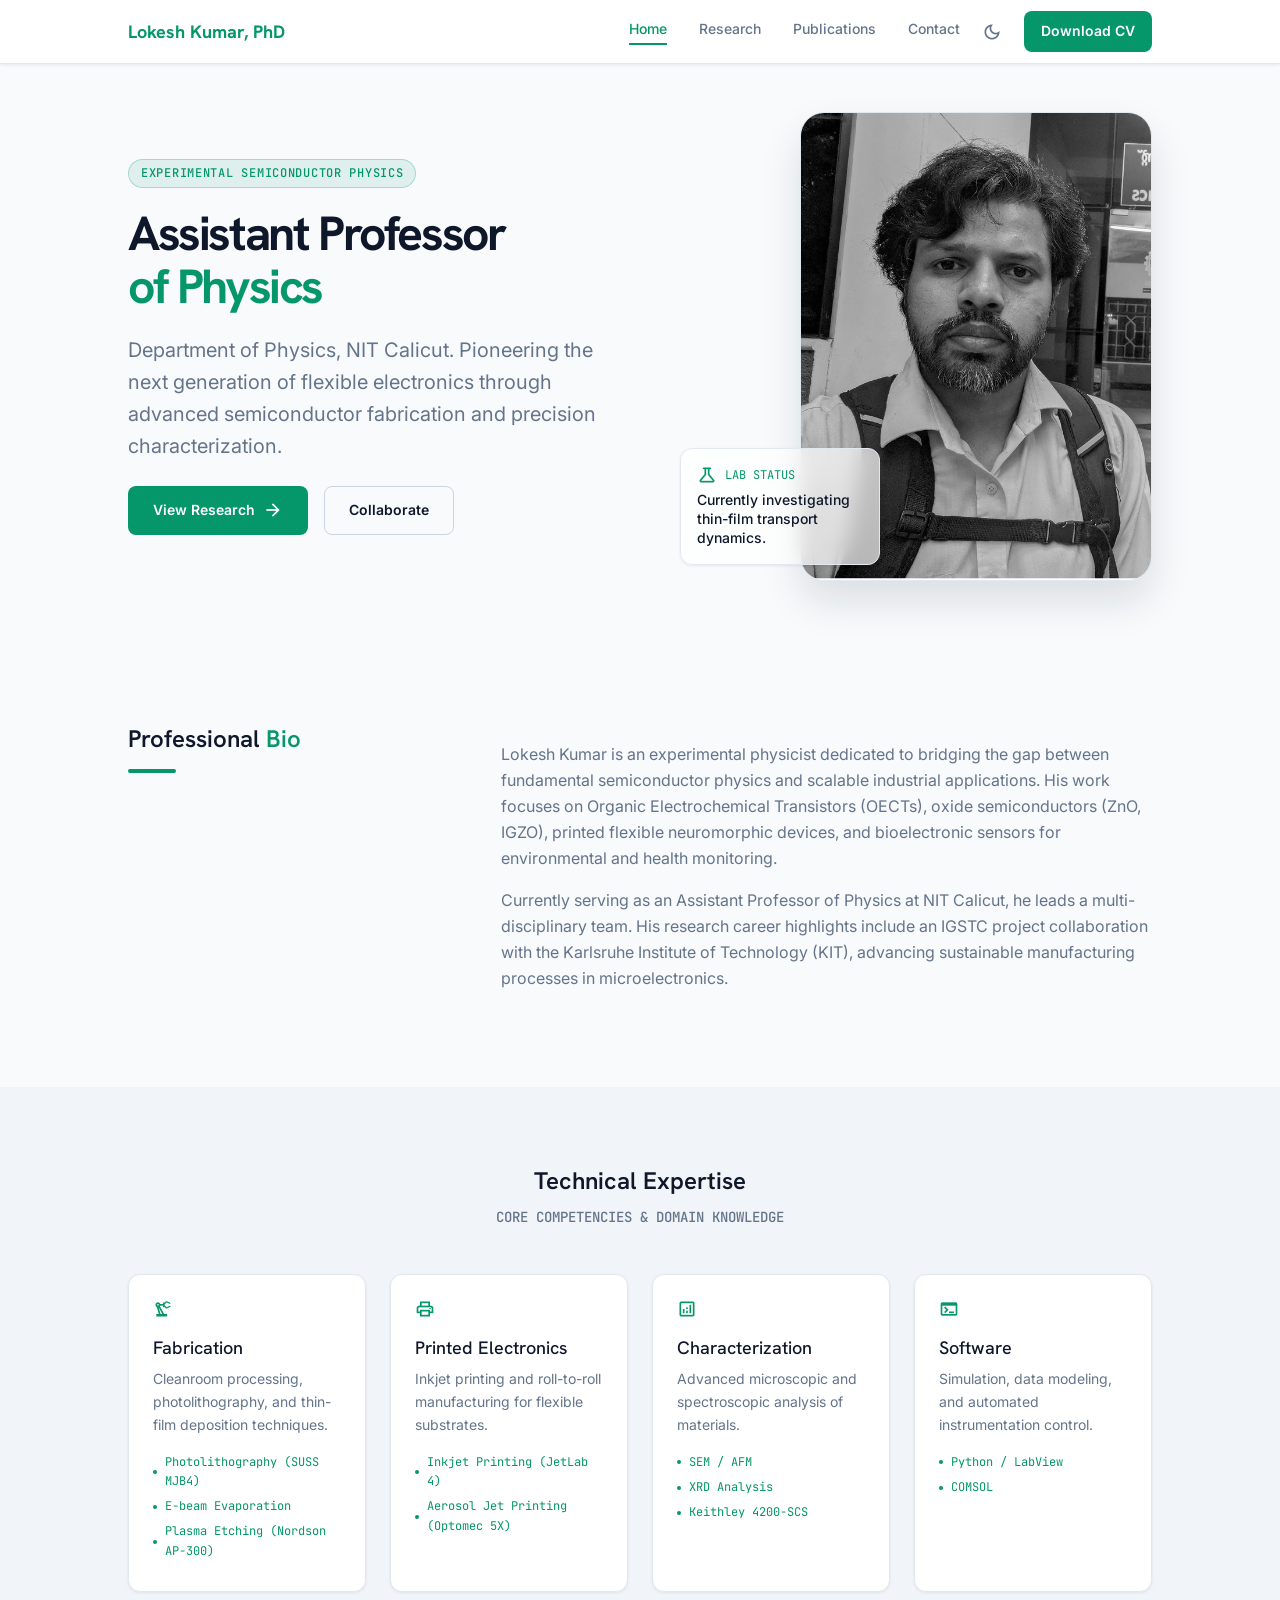
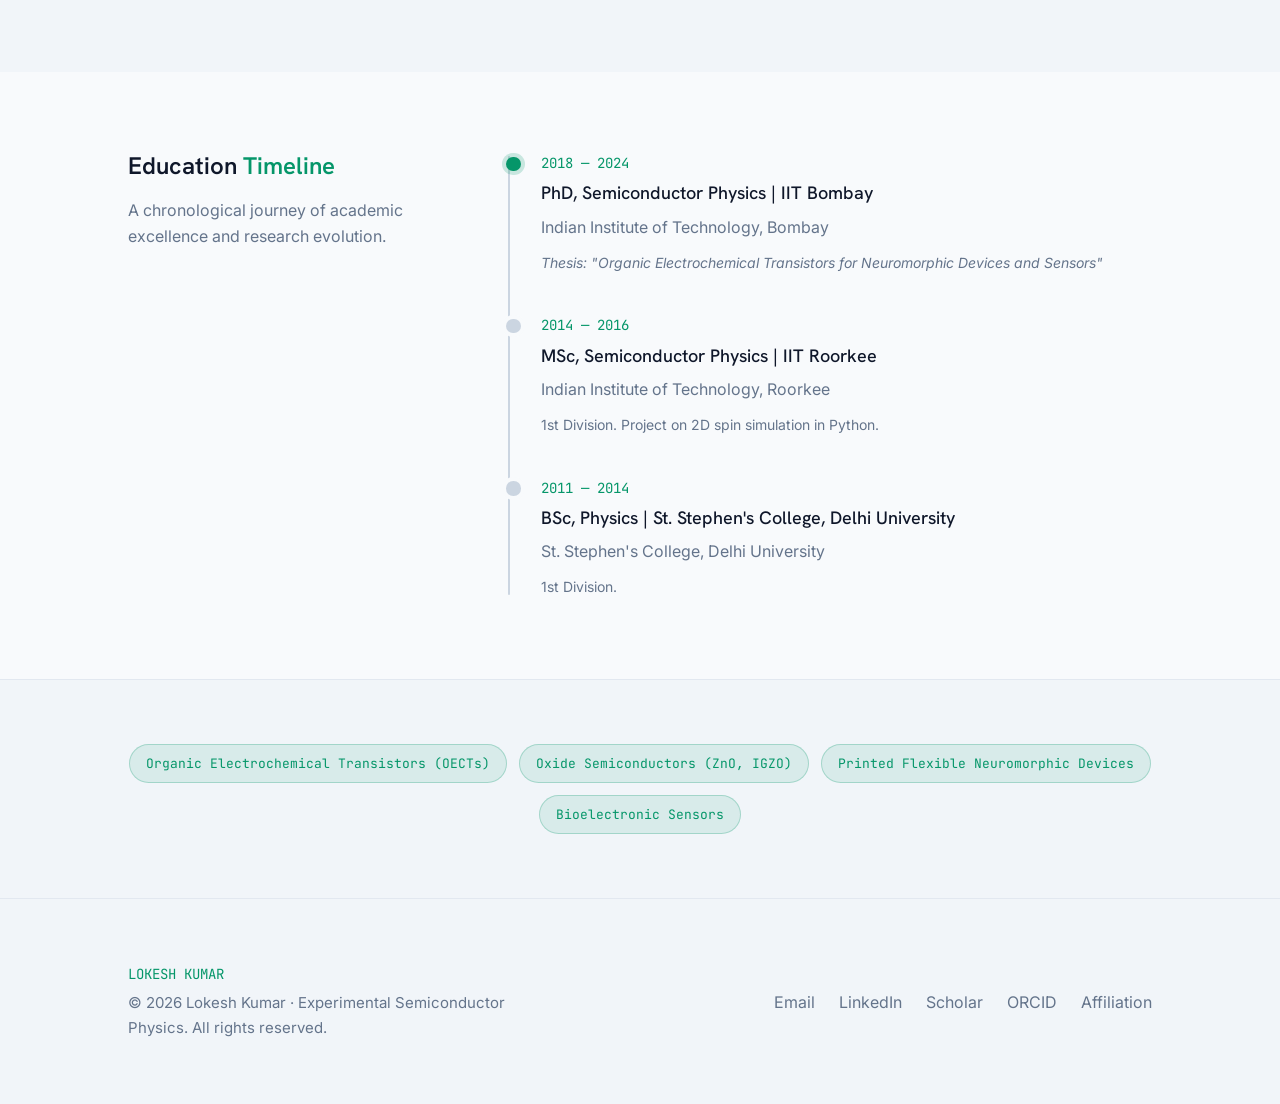
<file: index.html>
<!DOCTYPE html>
<html lang="en">
<head>
  <meta charset="utf-8">
  <meta name="viewport" content="width=device-width, initial-scale=1.0">
  <title>Lokesh Kumar, PhD | Experimental Semiconductor Physics</title>
  <meta name="description" content="Lokesh Kumar is an Assistant Professor of Physics at NIT Calicut. Research in organic electrochemical transistors, neuromorphic devices, oxide semiconductors, and bioelectronic sensors.">
  <meta name="author" content="Lokesh Kumar">
  <meta name="theme-color" content="#131315">
  <meta property="og:type" content="website">
  <meta property="og:title" content="Lokesh Kumar, PhD | Experimental Semiconductor Physics">
  <meta property="og:description" content="Assistant Professor of Physics at NIT Calicut. OECTs, neuromorphic devices, and bioelectronic sensors.">
  <meta property="og:image" content="assets/profile.jpg">
  <meta name="twitter:card" content="summary">
  <link rel="icon" href="favicon.svg" type="image/svg+xml">
  <link rel="canonical" href="./">
  <link rel="preconnect" href="https://fonts.googleapis.com">
  <link rel="preconnect" href="https://fonts.gstatic.com" crossorigin>
  <link href="https://fonts.googleapis.com/css2?family=Hanken+Grotesk:wght@500;600;700&family=Inter:wght@400;500;600&family=JetBrains+Mono:wght@500&family=Material+Symbols+Outlined:opsz,wght,FILL,GRAD@24,400,0,0&display=swap" rel="stylesheet">
  <link rel="stylesheet" href="css/styles.css">
  <script>
    (function () {
      var t = localStorage.getItem("color-theme");
      if (t === "dark" || (!t && window.matchMedia("(prefers-color-scheme: dark)").matches)) {
        document.documentElement.classList.add("dark");
      }
    })();
  </script>
</head>
<body>
  <a class="skip-link" href="#main">Skip to content</a>

  <header class="site-header">
    <div class="container nav-inner">
      <a class="brand" href="index.html">Lokesh Kumar, PhD</a>
      <div class="nav-actions">
        <nav class="nav-links" aria-label="Primary">
          <a href="index.html" aria-current="page">Home</a>
          <a href="research.html">Research</a>
          <a href="publications.html">Publications</a>
          <a href="contact.html">Contact</a>
        </nav>
        <button type="button" class="icon-btn" data-theme-toggle aria-label="Toggle color theme">
          <span class="material-symbols-outlined icon-dark" aria-hidden="true">dark_mode</span>
          <span class="material-symbols-outlined icon-light" aria-hidden="true">light_mode</span>
        </button>
        <a class="btn btn-primary btn-sm" href="assets/Lokesh_Kumar_CV.pdf">Download CV</a>
        <button type="button" class="icon-btn menu-toggle" data-menu-toggle aria-expanded="false" aria-controls="mobile-menu" aria-label="Open menu">
          <span class="material-symbols-outlined" aria-hidden="true">menu</span>
        </button>
      </div>
    </div>
  </header>

  <div class="mobile-menu" id="mobile-menu" data-mobile-menu aria-hidden="true">
    <a href="index.html" aria-current="page">Home</a>
    <a href="research.html">Research</a>
    <a href="publications.html">Publications</a>
    <a href="contact.html">Contact</a>
    <a class="btn btn-primary" href="assets/Lokesh_Kumar_CV.pdf">Download CV</a>
  </div>

  <main id="main">
    <section class="hero">
      <div class="container grid-2">
        <div>
          <span class="badge">Experimental Semiconductor Physics</span>
          <h1 class="display font-display">Assistant Professor <br><span class="accent">of Physics</span></h1>
          <p class="lead">Department of Physics, NIT Calicut. Pioneering the next generation of flexible electronics through advanced semiconductor fabrication and precision characterization.</p>
          <div class="hero-actions">
            <a class="btn btn-primary" href="research.html">
              View Research
              <span class="material-symbols-outlined" aria-hidden="true">arrow_forward</span>
            </a>
            <a class="btn btn-outline" href="contact.html">Collaborate</a>
          </div>
        </div>
        <div class="portrait-wrap">
          <div class="portrait">
            <img
              src="assets/profile.jpg"
              srcset="assets/profile-sm.jpg 400w, assets/profile.jpg 800w"
              sizes="(max-width: 768px) 288px, 384px"
              width="800"
              height="1067"
              alt="Dr. Lokesh Kumar, professional portrait"
              fetchpriority="high">
          </div>
          <div class="lab-status">
            <div class="label">
              <span class="material-symbols-outlined" aria-hidden="true">science</span>
              LAB STATUS
            </div>
            <p>Currently investigating thin-film transport dynamics.</p>
          </div>
        </div>
      </div>
    </section>

    <section class="section">
      <div class="container grid-2 bio">
        <div>
          <h2 class="section-title font-headline">Professional <span class="accent">Bio</span></h2>
          <div class="accent-bar" aria-hidden="true"></div>
        </div>
        <div>
          <p class="muted">
            Lokesh Kumar is an experimental physicist dedicated to bridging the gap between fundamental semiconductor physics and scalable industrial applications. His work focuses on Organic Electrochemical Transistors (OECTs), oxide semiconductors (ZnO, IGZO), printed flexible neuromorphic devices, and bioelectronic sensors for environmental and health monitoring.
          </p>
          <p class="muted">
            Currently serving as an Assistant Professor of Physics at NIT Calicut, he leads a multi-disciplinary team. His research career highlights include an IGSTC project collaboration with the Karlsruhe Institute of Technology (KIT), advancing sustainable manufacturing processes in microelectronics.
          </p>
        </div>
      </div>
    </section>

    <section class="section bg-muted">
      <div class="container">
        <div style="text-align:center;margin-bottom:3rem">
          <h2 class="section-title font-headline">Technical Expertise</h2>
          <p class="font-mono muted">CORE COMPETENCIES &amp; DOMAIN KNOWLEDGE</p>
        </div>
        <div class="grid-4">
          <article class="card reveal">
            <span class="material-symbols-outlined card-icon" aria-hidden="true">precision_manufacturing</span>
            <h3 class="card-title">Fabrication</h3>
            <p class="muted" style="font-size:0.875rem;margin:0">Cleanroom processing, photolithography, and thin-film deposition techniques.</p>
            <ul>
              <li>Photolithography (SUSS MJB4)</li>
              <li>E-beam Evaporation</li>
              <li>Plasma Etching (Nordson AP-300)</li>
            </ul>
          </article>
          <article class="card reveal">
            <span class="material-symbols-outlined card-icon" aria-hidden="true">print</span>
            <h3 class="card-title">Printed Electronics</h3>
            <p class="muted" style="font-size:0.875rem;margin:0">Inkjet printing and roll-to-roll manufacturing for flexible substrates.</p>
            <ul>
              <li>Inkjet Printing (JetLab 4)</li>
              <li>Aerosol Jet Printing (Optomec 5X)</li>
            </ul>
          </article>
          <article class="card reveal">
            <span class="material-symbols-outlined card-icon" aria-hidden="true">analytics</span>
            <h3 class="card-title">Characterization</h3>
            <p class="muted" style="font-size:0.875rem;margin:0">Advanced microscopic and spectroscopic analysis of materials.</p>
            <ul>
              <li>SEM / AFM</li>
              <li>XRD Analysis</li>
              <li>Keithley 4200-SCS</li>
            </ul>
          </article>
          <article class="card reveal">
            <span class="material-symbols-outlined card-icon" aria-hidden="true">terminal</span>
            <h3 class="card-title">Software</h3>
            <p class="muted" style="font-size:0.875rem;margin:0">Simulation, data modeling, and automated instrumentation control.</p>
            <ul>
              <li>Python / LabView</li>
              <li>COMSOL</li>
            </ul>
          </article>
        </div>
      </div>
    </section>

    <section class="section">
      <div class="container grid-2 timeline-layout">
        <div>
          <h2 class="section-title font-headline">Education <span class="accent">Timeline</span></h2>
          <p class="muted">A chronological journey of academic excellence and research evolution.</p>
        </div>
        <div class="timeline">
          <div class="timeline-item major reveal">
            <span class="timeline-dot" aria-hidden="true"></span>
            <span class="timeline-date">2018 — 2024</span>
            <h3 class="card-title">PhD, Semiconductor Physics | IIT Bombay</h3>
            <p class="muted" style="margin:0.25rem 0">Indian Institute of Technology, Bombay</p>
            <p class="muted" style="font-size:0.875rem;font-style:italic;margin:0.75rem 0 0">Thesis: "Organic Electrochemical Transistors for Neuromorphic Devices and Sensors"</p>
          </div>
          <div class="timeline-item reveal">
            <span class="timeline-dot" aria-hidden="true"></span>
            <span class="timeline-date">2014 — 2016</span>
            <h3 class="card-title">MSc, Semiconductor Physics | IIT Roorkee</h3>
            <p class="muted" style="margin:0.25rem 0">Indian Institute of Technology, Roorkee</p>
            <p class="muted" style="font-size:0.875rem;margin:0.75rem 0 0">1st Division. Project on 2D spin simulation in Python.</p>
          </div>
          <div class="timeline-item reveal">
            <span class="timeline-dot" aria-hidden="true"></span>
            <span class="timeline-date">2011 — 2014</span>
            <h3 class="card-title">BSc, Physics | St. Stephen's College, Delhi University</h3>
            <p class="muted" style="margin:0.25rem 0">St. Stephen's College, Delhi University</p>
            <p class="muted" style="font-size:0.875rem;margin:0.75rem 0 0">1st Division.</p>
          </div>
        </div>
      </div>
    </section>

    <section class="section-sm bg-muted" style="border-top:1px solid var(--border)">
      <div class="container tag-cloud">
        <span class="tag">Organic Electrochemical Transistors (OECTs)</span>
        <span class="tag">Oxide Semiconductors (ZnO, IGZO)</span>
        <span class="tag">Printed Flexible Neuromorphic Devices</span>
        <span class="tag">Bioelectronic Sensors</span>
      </div>
    </section>
  </main>

  <footer class="site-footer">
    <div class="container footer-inner">
      <div>
        <span class="footer-brand">LOKESH KUMAR</span>
        <p class="footer-copy">© 2026 Lokesh Kumar · Experimental Semiconductor Physics. All rights reserved.</p>
      </div>
      <nav class="footer-links" aria-label="Footer">
        <a href="mailto:lokesh@nitc.ac.in">Email</a>
        <a href="https://www.linkedin.com/in/lokesh-kumar-phd-09920079" target="_blank" rel="noopener noreferrer">LinkedIn</a>
        <a href="https://scholar.google.com/citations?user=B5zMjo4AAAAJ&hl=en" target="_blank" rel="noopener noreferrer">Scholar</a>
        <a href="https://orcid.org/0000-0001-7667-8422" target="_blank" rel="noopener noreferrer">ORCID</a>
        <a href="https://nitc.ac.in/department/physics/faculty-and-staff/faculty/5566ed19-19e4-4a1f-b4d2-89456e2442d5" target="_blank" rel="noopener noreferrer">Affiliation</a>
      </nav>
    </div>
  </footer>

  <script src="js/main.js" defer></script>
</body>
</html>
</file>
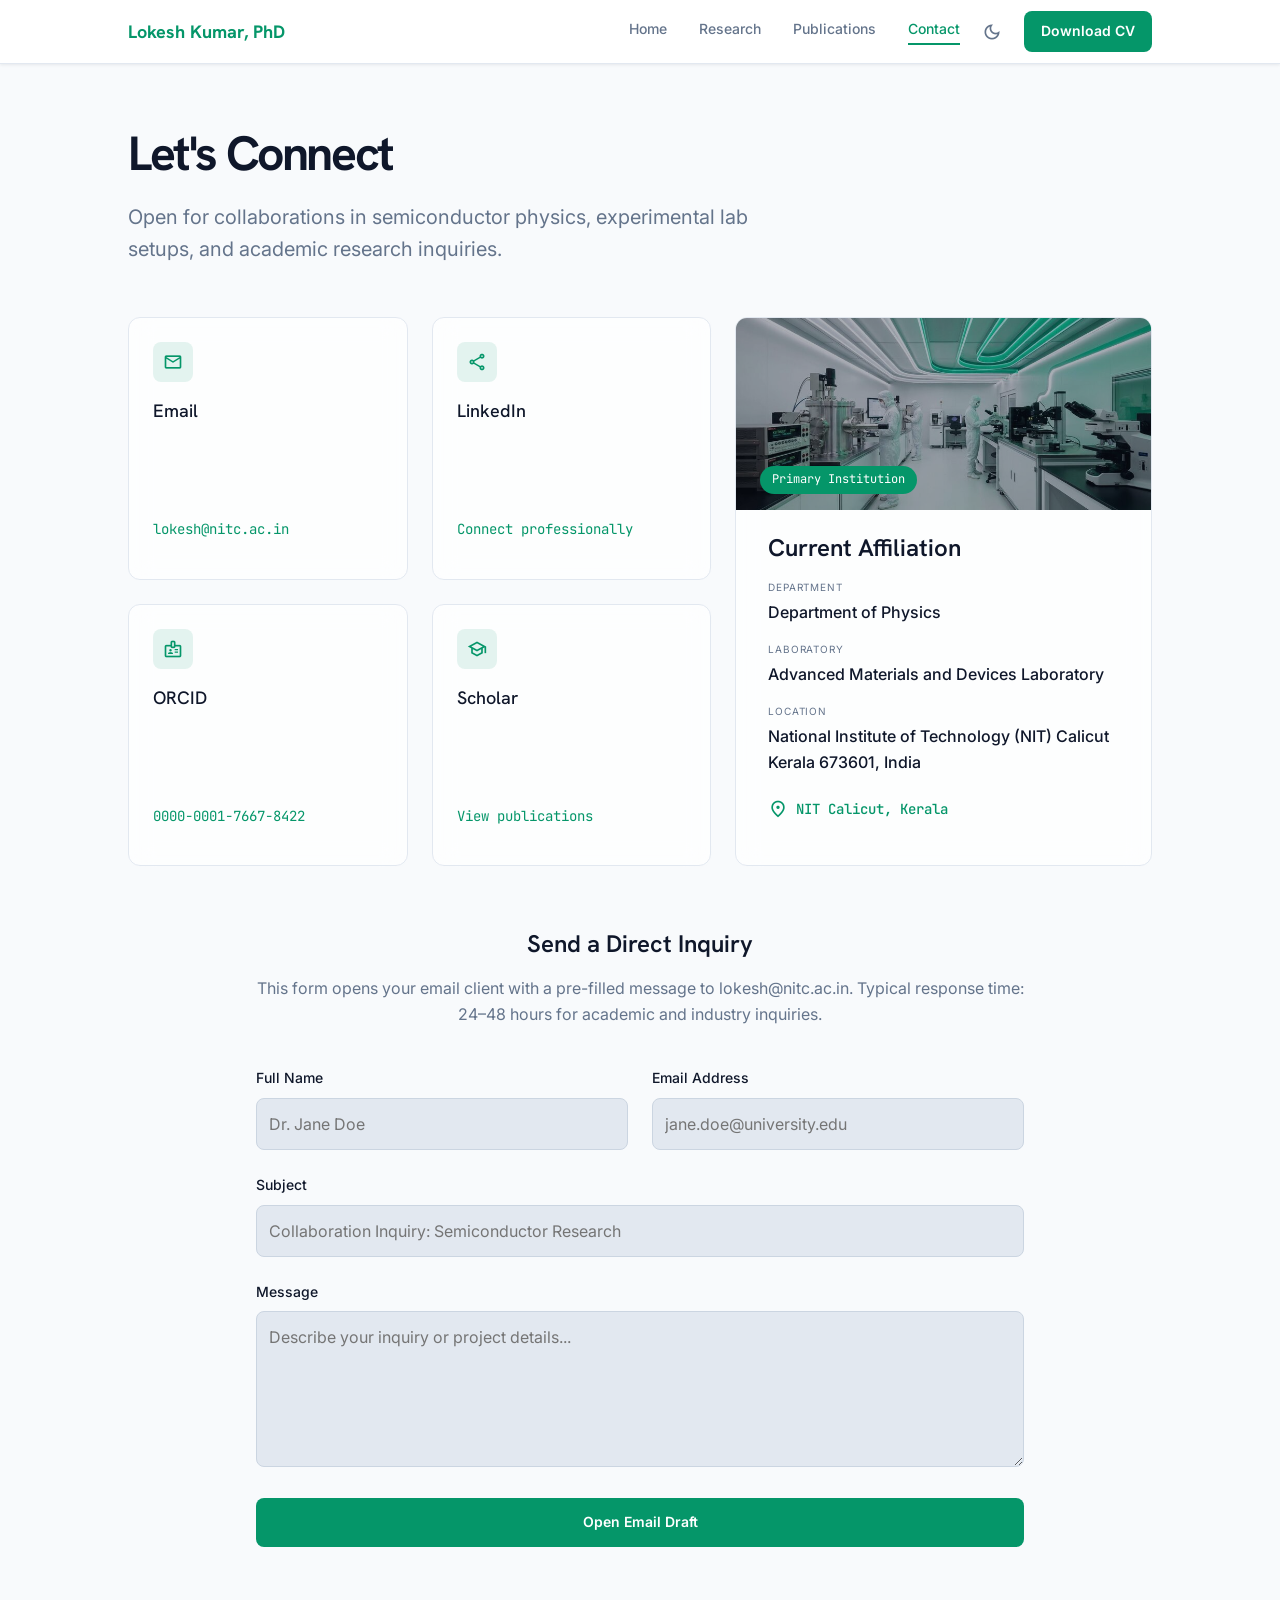
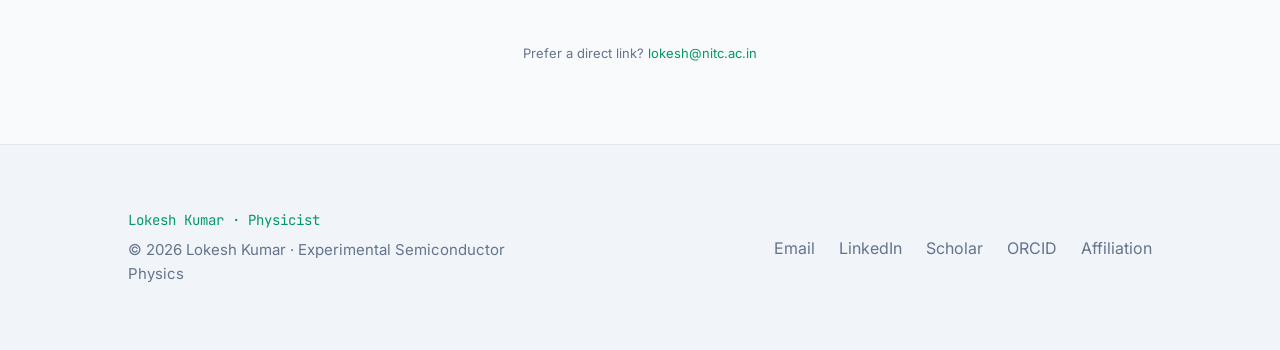
<file: contact.html>
<!DOCTYPE html>
<html lang="en">
<head>
  <meta charset="utf-8">
  <meta name="viewport" content="width=device-width, initial-scale=1.0">
  <title>Contact | Lokesh Kumar, PhD</title>
  <meta name="description" content="Contact Dr. Lokesh Kumar at NIT Calicut for research collaboration, academic inquiries, and industry partnerships.">
  <meta name="author" content="Lokesh Kumar">
  <meta name="theme-color" content="#131315">
  <meta property="og:title" content="Contact | Lokesh Kumar, PhD">
  <meta property="og:description" content="Open for collaborations in semiconductor physics and experimental research.">
  <meta property="og:image" content="assets/lab.jpg">
  <link rel="icon" href="favicon.svg" type="image/svg+xml">
  <link rel="preconnect" href="https://fonts.googleapis.com">
  <link rel="preconnect" href="https://fonts.gstatic.com" crossorigin>
  <link href="https://fonts.googleapis.com/css2?family=Hanken+Grotesk:wght@500;600;700&family=Inter:wght@400;500;600&family=JetBrains+Mono:wght@500&family=Material+Symbols+Outlined:opsz,wght,FILL,GRAD@24,400,0,0&display=swap" rel="stylesheet">
  <link rel="stylesheet" href="css/styles.css">
  <script>
    (function () {
      var t = localStorage.getItem("color-theme");
      if (t === "dark" || (!t && window.matchMedia("(prefers-color-scheme: dark)").matches)) {
        document.documentElement.classList.add("dark");
      }
    })();
  </script>
</head>
<body>
  <a class="skip-link" href="#main">Skip to content</a>

  <header class="site-header">
    <div class="container nav-inner">
      <a class="brand" href="index.html">Lokesh Kumar, PhD</a>
      <div class="nav-actions">
        <nav class="nav-links" aria-label="Primary">
          <a href="index.html">Home</a>
          <a href="research.html">Research</a>
          <a href="publications.html">Publications</a>
          <a href="contact.html" aria-current="page">Contact</a>
        </nav>
        <button type="button" class="icon-btn" data-theme-toggle aria-label="Toggle color theme">
          <span class="material-symbols-outlined icon-dark" aria-hidden="true">dark_mode</span>
          <span class="material-symbols-outlined icon-light" aria-hidden="true">light_mode</span>
        </button>
        <a class="btn btn-primary btn-sm" href="assets/Lokesh_Kumar_CV.pdf">Download CV</a>
        <button type="button" class="icon-btn menu-toggle" data-menu-toggle aria-expanded="false" aria-controls="mobile-menu" aria-label="Open menu">
          <span class="material-symbols-outlined" aria-hidden="true">menu</span>
        </button>
      </div>
    </div>
  </header>

  <div class="mobile-menu" id="mobile-menu" data-mobile-menu aria-hidden="true">
    <a href="index.html">Home</a>
    <a href="research.html">Research</a>
    <a href="publications.html">Publications</a>
    <a href="contact.html" aria-current="page">Contact</a>
    <a class="btn btn-primary" href="assets/Lokesh_Kumar_CV.pdf">Download CV</a>
  </div>

  <main id="main" class="container" style="padding-bottom:5rem">
    <header class="page-hero">
      <h1 class="display font-display">Let's Connect</h1>
      <p class="lead">Open for collaborations in semiconductor physics, experimental lab setups, and academic research inquiries.</p>
    </header>

    <div class="contact-grid">
      <div class="contact-methods">
        <a class="contact-tile" href="mailto:lokesh@nitc.ac.in">
          <div>
            <div class="icon-box" aria-hidden="true">
              <span class="material-symbols-outlined">mail</span>
            </div>
            <h3 class="card-title">Email</h3>
          </div>
          <p class="value">lokesh@nitc.ac.in</p>
        </a>

        <a class="contact-tile" href="https://www.linkedin.com/in/lokesh-kumar-phd-09920079" target="_blank" rel="noopener noreferrer">
          <div>
            <div class="icon-box" aria-hidden="true">
              <span class="material-symbols-outlined">share</span>
            </div>
            <h3 class="card-title">LinkedIn</h3>
          </div>
          <p class="value">Connect professionally</p>
        </a>

        <a class="contact-tile" href="https://orcid.org/0000-0001-7667-8422" target="_blank" rel="noopener noreferrer">
          <div>
            <div class="icon-box" aria-hidden="true">
              <span class="material-symbols-outlined">badge</span>
            </div>
            <h3 class="card-title">ORCID</h3>
          </div>
          <p class="value">0000-0001-7667-8422</p>
        </a>

        <a class="contact-tile" href="https://scholar.google.com/citations?user=B5zMjo4AAAAJ&hl=en" target="_blank" rel="noopener noreferrer">
          <div>
            <div class="icon-box" aria-hidden="true">
              <span class="material-symbols-outlined">school</span>
            </div>
            <h3 class="card-title">Scholar</h3>
          </div>
          <p class="value">View publications</p>
        </a>
      </div>

      <div class="affiliation-card">
        <div class="affiliation-media">
          <img src="assets/lab.jpg" srcset="assets/lab-sm.jpg 800w, assets/lab.jpg 1400w" sizes="(max-width:1024px) 100vw, 420px" width="1400" height="781" alt="NIT Calicut research environment" loading="lazy">
          <span class="affiliation-badge">Primary Institution</span>
        </div>
        <div class="affiliation-body">
          <h2 class="section-title font-headline">Current Affiliation</h2>
          <dl>
            <dt>Department</dt>
            <dd>Department of Physics</dd>
            <dt>Laboratory</dt>
            <dd>Advanced Materials and Devices Laboratory</dd>
            <dt>Location</dt>
            <dd>
              <address>
                National Institute of Technology (NIT) Calicut<br>
                Kerala 673601, India
              </address>
            </dd>
          </dl>
          <p class="text-primary font-mono" style="margin-top:1.5rem;display:flex;align-items:center;gap:0.5rem">
            <span class="material-symbols-outlined" aria-hidden="true">location_on</span>
            NIT Calicut, Kerala
          </p>
        </div>
      </div>
    </div>

    <section class="form-wrap">
      <div class="intro">
        <h2 class="section-title font-headline">Send a Direct Inquiry</h2>
        <p class="muted">This form opens your email client with a pre-filled message to lokesh@nitc.ac.in. Typical response time: 24–48 hours for academic and industry inquiries.</p>
      </div>
      <form class="form" data-contact-form novalidate>
        <div class="form-row">
          <div class="field">
            <label for="name">Full Name</label>
            <input id="name" name="name" type="text" autocomplete="name" placeholder="Dr. Jane Doe" required>
          </div>
          <div class="field">
            <label for="email">Email Address</label>
            <input id="email" name="email" type="email" autocomplete="email" placeholder="jane.doe@university.edu" required>
          </div>
        </div>
        <div class="field">
          <label for="subject">Subject</label>
          <input id="subject" name="subject" type="text" placeholder="Collaboration Inquiry: Semiconductor Research" required>
        </div>
        <div class="field">
          <label for="message">Message</label>
          <textarea id="message" name="message" rows="5" placeholder="Describe your inquiry or project details..." required></textarea>
        </div>
        <button class="btn btn-primary btn-block" type="submit">Open Email Draft</button>
        <p class="form-status" data-form-status role="status" aria-live="polite"></p>
        <p class="form-note">Prefer a direct link? <a class="text-primary" href="mailto:lokesh@nitc.ac.in">lokesh@nitc.ac.in</a></p>
      </form>
    </section>
  </main>

  <footer class="site-footer">
    <div class="container footer-inner">
      <div>
        <span class="footer-brand">Lokesh Kumar · Physicist</span>
        <p class="footer-copy">© 2026 Lokesh Kumar · Experimental Semiconductor Physics</p>
      </div>
      <nav class="footer-links" aria-label="Footer">
        <a href="mailto:lokesh@nitc.ac.in">Email</a>
        <a href="https://www.linkedin.com/in/lokesh-kumar-phd-09920079" target="_blank" rel="noopener noreferrer">LinkedIn</a>
        <a href="https://scholar.google.com/citations?user=B5zMjo4AAAAJ&hl=en" target="_blank" rel="noopener noreferrer">Scholar</a>
        <a href="https://orcid.org/0000-0001-7667-8422" target="_blank" rel="noopener noreferrer">ORCID</a>
        <a href="https://nitc.ac.in/department/physics/faculty-and-staff/faculty/5566ed19-19e4-4a1f-b4d2-89456e2442d5" target="_blank" rel="noopener noreferrer">Affiliation</a>
      </nav>
    </div>
  </footer>

  <script src="js/main.js" defer></script>
</body>
</html>
</file>
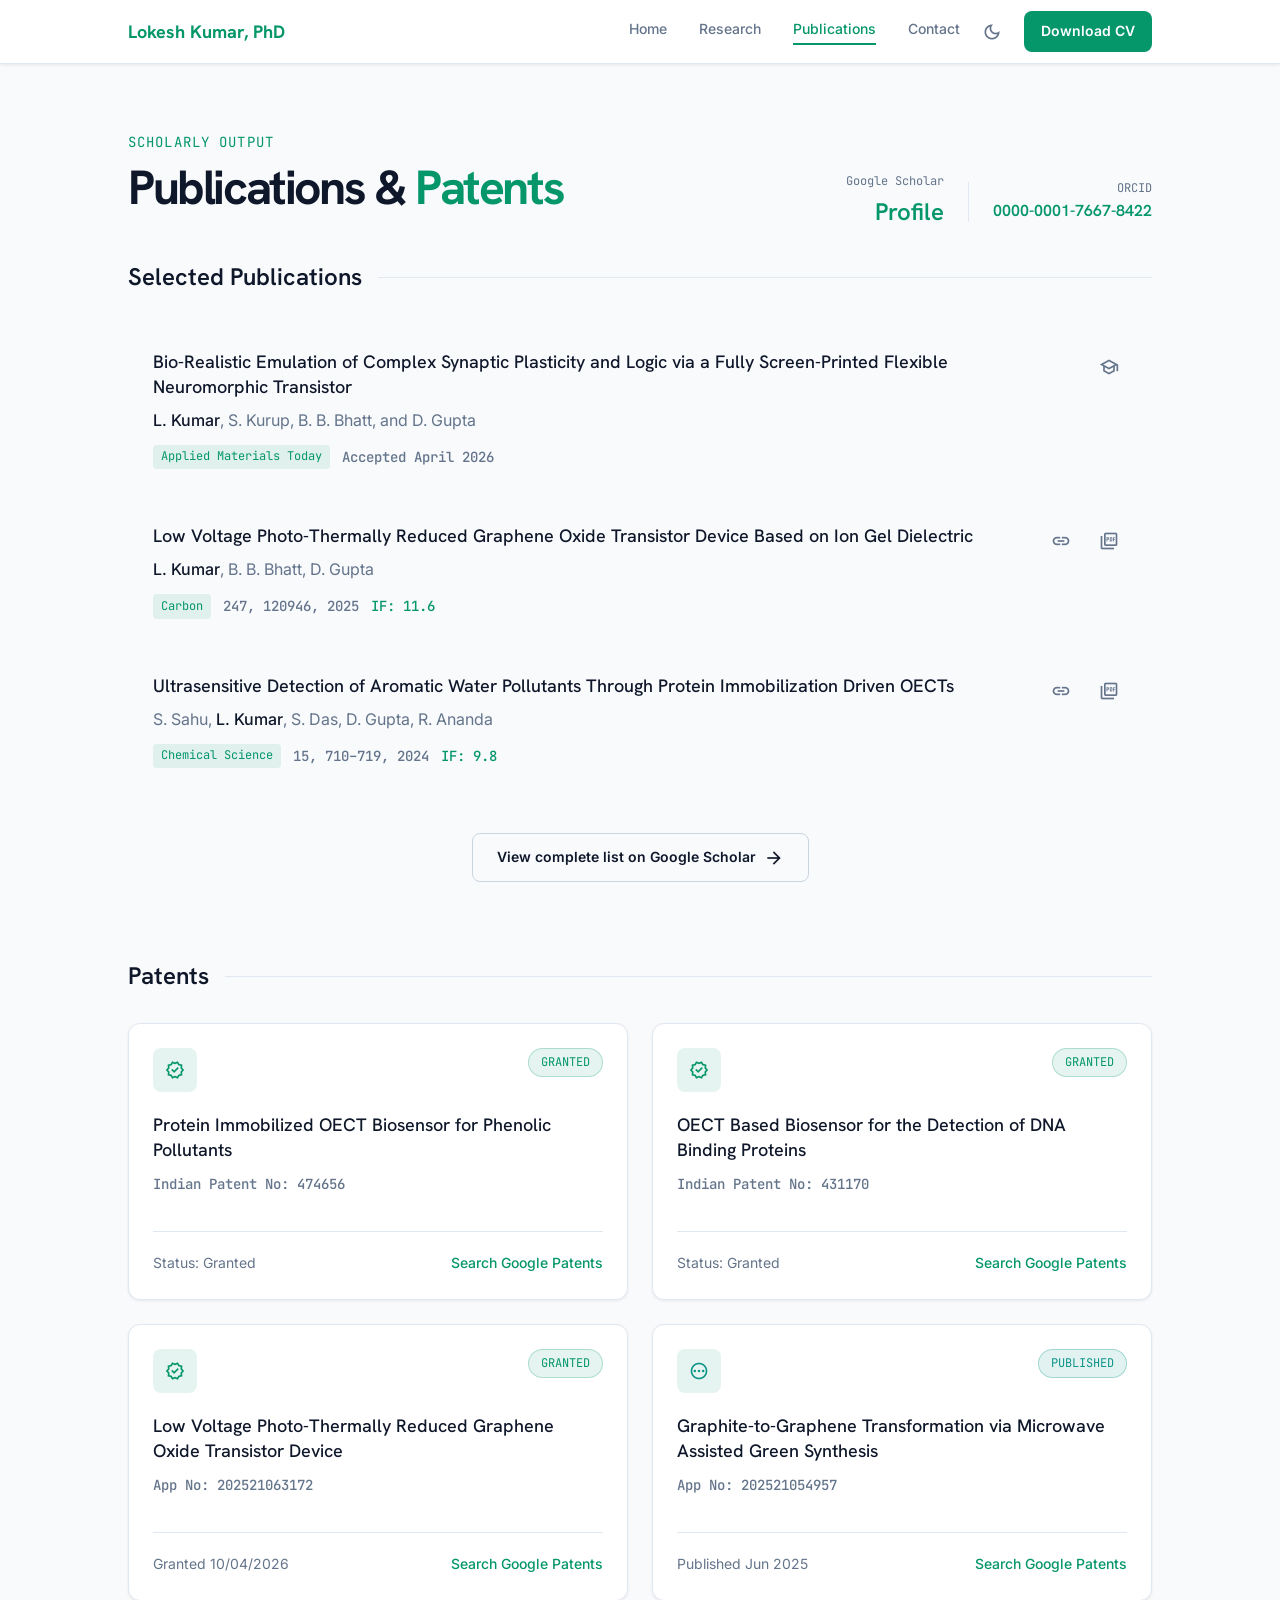
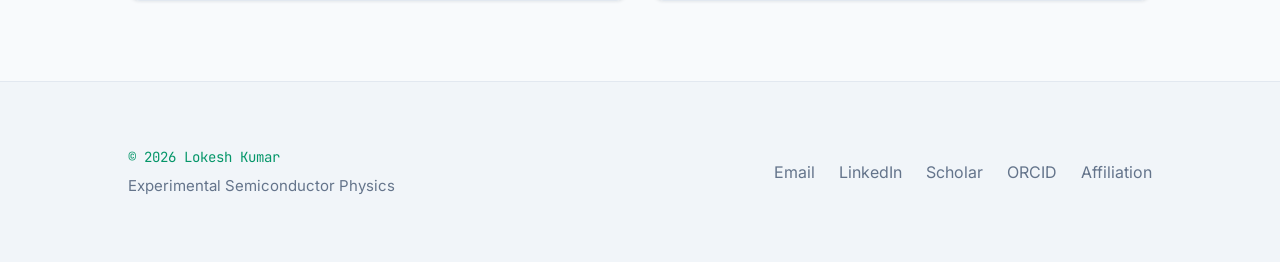
<file: publications.html>
<!DOCTYPE html>
<html lang="en">
<head>
  <meta charset="utf-8">
  <meta name="viewport" content="width=device-width, initial-scale=1.0">
  <title>Publications &amp; Patents | Lokesh Kumar, PhD</title>
  <meta name="description" content="Selected publications and patents by Dr. Lokesh Kumar on OECTs, graphene transistors, biosensors, and neuromorphic devices.">
  <meta name="author" content="Lokesh Kumar">
  <meta name="theme-color" content="#131315">
  <meta property="og:title" content="Publications & Patents | Lokesh Kumar, PhD">
  <meta property="og:description" content="Selected scholarly output and patents in semiconductor physics and bioelectronics.">
  <meta property="og:image" content="assets/profile.jpg">
  <link rel="icon" href="favicon.svg" type="image/svg+xml">
  <link rel="preconnect" href="https://fonts.googleapis.com">
  <link rel="preconnect" href="https://fonts.gstatic.com" crossorigin>
  <link href="https://fonts.googleapis.com/css2?family=Hanken+Grotesk:wght@500;600;700&family=Inter:wght@400;500;600&family=JetBrains+Mono:wght@500&family=Material+Symbols+Outlined:opsz,wght,FILL,GRAD@24,400,0,0&display=swap" rel="stylesheet">
  <link rel="stylesheet" href="css/styles.css">
  <script>
    (function () {
      var t = localStorage.getItem("color-theme");
      if (t === "dark" || (!t && window.matchMedia("(prefers-color-scheme: dark)").matches)) {
        document.documentElement.classList.add("dark");
      }
    })();
  </script>
</head>
<body>
  <a class="skip-link" href="#main">Skip to content</a>

  <header class="site-header">
    <div class="container nav-inner">
      <a class="brand" href="index.html">Lokesh Kumar, PhD</a>
      <div class="nav-actions">
        <nav class="nav-links" aria-label="Primary">
          <a href="index.html">Home</a>
          <a href="research.html">Research</a>
          <a href="publications.html" aria-current="page">Publications</a>
          <a href="contact.html">Contact</a>
        </nav>
        <button type="button" class="icon-btn" data-theme-toggle aria-label="Toggle color theme">
          <span class="material-symbols-outlined icon-dark" aria-hidden="true">dark_mode</span>
          <span class="material-symbols-outlined icon-light" aria-hidden="true">light_mode</span>
        </button>
        <a class="btn btn-primary btn-sm" href="assets/Lokesh_Kumar_CV.pdf">Download CV</a>
        <button type="button" class="icon-btn menu-toggle" data-menu-toggle aria-expanded="false" aria-controls="mobile-menu" aria-label="Open menu">
          <span class="material-symbols-outlined" aria-hidden="true">menu</span>
        </button>
      </div>
    </div>
  </header>

  <div class="mobile-menu" id="mobile-menu" data-mobile-menu aria-hidden="true">
    <a href="index.html">Home</a>
    <a href="research.html">Research</a>
    <a href="publications.html" aria-current="page">Publications</a>
    <a href="contact.html">Contact</a>
    <a class="btn btn-primary" href="assets/Lokesh_Kumar_CV.pdf">Download CV</a>
  </div>

  <main id="main" class="container" style="padding-bottom:5rem">
    <header class="page-hero page-hero-row">
      <div>
        <span class="eyebrow">Scholarly Output</span>
        <h1 class="display font-display" style="margin-top:0.5rem">Publications &amp; <span class="accent">Patents</span></h1>
      </div>
      <div class="stats" title="Metrics from Google Scholar — verify periodically">
        <div class="stat">
          <span class="stat-label">Google Scholar</span>
          <a class="stat-value" href="https://scholar.google.com/citations?user=B5zMjo4AAAAJ&hl=en" target="_blank" rel="noopener noreferrer" style="text-decoration:none">Profile</a>
        </div>
        <div class="stat-divider" aria-hidden="true"></div>
        <div class="stat">
          <span class="stat-label">ORCID</span>
          <a class="stat-value" href="https://orcid.org/0000-0001-7667-8422" target="_blank" rel="noopener noreferrer" style="font-size:1rem;text-decoration:none">0000-0001-7667-8422</a>
        </div>
      </div>
    </header>

    <section class="reveal" style="margin-bottom:5rem">
      <div class="section-divider">
        <h2 class="section-title font-headline" style="margin:0">Selected Publications</h2>
      </div>

      <div class="pub-list">
        <article class="pub-item">
          <div style="flex:1">
            <h3>Bio-Realistic Emulation of Complex Synaptic Plasticity and Logic via a Fully Screen-Printed Flexible Neuromorphic Transistor</h3>
            <p class="authors"><strong>L. Kumar</strong>, S. Kurup, B. B. Bhatt, and D. Gupta</p>
            <div class="pub-meta">
              <span class="chip">Applied Materials Today</span>
              <span class="font-mono muted">Accepted April 2026</span>
            </div>
          </div>
          <div class="pub-actions">
            <a href="https://scholar.google.com/citations?user=B5zMjo4AAAAJ&hl=en" target="_blank" rel="noopener noreferrer" title="Google Scholar" aria-label="View on Google Scholar">
              <span class="material-symbols-outlined" aria-hidden="true">school</span>
            </a>
          </div>
        </article>

        <article class="pub-item">
          <div style="flex:1">
            <h3>Low Voltage Photo-Thermally Reduced Graphene Oxide Transistor Device Based on Ion Gel Dielectric</h3>
            <p class="authors"><strong>L. Kumar</strong>, B. B. Bhatt, D. Gupta</p>
            <div class="pub-meta">
              <span class="chip">Carbon</span>
              <span class="font-mono muted">247, 120946, 2025</span>
              <span class="font-mono text-primary">IF: 11.6</span>
            </div>
          </div>
          <div class="pub-actions">
            <a href="https://doi.org/10.1016/j.carbon.2025.120946" target="_blank" rel="noopener noreferrer" title="DOI link" aria-label="Open DOI for Carbon paper">
              <span class="material-symbols-outlined" aria-hidden="true">link</span>
            </a>
            <a href="https://doi.org/10.1016/j.carbon.2025.120946" target="_blank" rel="noopener noreferrer" title="Publisher page / PDF" aria-label="Open publisher page">
              <span class="material-symbols-outlined" aria-hidden="true">picture_as_pdf</span>
            </a>
          </div>
        </article>

        <article class="pub-item">
          <div style="flex:1">
            <h3>Ultrasensitive Detection of Aromatic Water Pollutants Through Protein Immobilization Driven OECTs</h3>
            <p class="authors">S. Sahu, <strong>L. Kumar</strong>, S. Das, D. Gupta, R. Ananda</p>
            <div class="pub-meta">
              <span class="chip">Chemical Science</span>
              <span class="font-mono muted">15, 710–719, 2024</span>
              <span class="font-mono text-primary">IF: 9.8</span>
            </div>
          </div>
          <div class="pub-actions">
            <a href="https://doi.org/10.1039/d3sc03509c" target="_blank" rel="noopener noreferrer" title="DOI link" aria-label="Open DOI for Chemical Science paper">
              <span class="material-symbols-outlined" aria-hidden="true">link</span>
            </a>
            <a href="https://doi.org/10.1039/d3sc03509c" target="_blank" rel="noopener noreferrer" title="Publisher page / PDF" aria-label="Open publisher page">
              <span class="material-symbols-outlined" aria-hidden="true">picture_as_pdf</span>
            </a>
          </div>
        </article>
      </div>

      <div class="center-cta">
        <a class="btn btn-outline" href="https://scholar.google.com/citations?user=B5zMjo4AAAAJ&hl=en" target="_blank" rel="noopener noreferrer">
          View complete list on Google Scholar
          <span class="material-symbols-outlined" aria-hidden="true">arrow_forward</span>
        </a>
      </div>
    </section>

    <section class="reveal">
      <div class="section-divider">
        <h2 class="section-title font-headline" style="margin:0">Patents</h2>
      </div>

      <div class="patent-grid">
        <article class="card patent-card">
          <div>
            <div class="patent-top">
              <div class="patent-icon" aria-hidden="true">
                <span class="material-symbols-outlined">verified</span>
              </div>
              <span class="patent-status">GRANTED</span>
            </div>
            <h3 class="card-title">Protein Immobilized OECT Biosensor for Phenolic Pollutants</h3>
            <p class="font-mono muted">Indian Patent No: 474656</p>
          </div>
          <div class="patent-foot">
            <span class="muted" style="font-size:0.875rem">Status: Granted</span>
            <a href="https://patents.google.com/?q=474656&oq=474656" target="_blank" rel="noopener noreferrer">Search Google Patents</a>
          </div>
        </article>

        <article class="card patent-card">
          <div>
            <div class="patent-top">
              <div class="patent-icon" aria-hidden="true">
                <span class="material-symbols-outlined">verified</span>
              </div>
              <span class="patent-status">GRANTED</span>
            </div>
            <h3 class="card-title">OECT Based Biosensor for the Detection of DNA Binding Proteins</h3>
            <p class="font-mono muted">Indian Patent No: 431170</p>
          </div>
          <div class="patent-foot">
            <span class="muted" style="font-size:0.875rem">Status: Granted</span>
            <a href="https://patents.google.com/?q=431170&oq=431170" target="_blank" rel="noopener noreferrer">Search Google Patents</a>
          </div>
        </article>

        <article class="card patent-card">
          <div>
            <div class="patent-top">
              <div class="patent-icon" aria-hidden="true">
                <span class="material-symbols-outlined">verified</span>
              </div>
              <span class="patent-status">GRANTED</span>
            </div>
            <h3 class="card-title">Low Voltage Photo-Thermally Reduced Graphene Oxide Transistor Device</h3>
            <p class="font-mono muted">App No: 202521063172</p>
          </div>
          <div class="patent-foot">
            <span class="muted" style="font-size:0.875rem">Granted 10/04/2026</span>
            <a href="https://patents.google.com/?q=202521063172" target="_blank" rel="noopener noreferrer">Search Google Patents</a>
          </div>
        </article>

        <article class="card patent-card">
          <div>
            <div class="patent-top">
              <div class="patent-icon" aria-hidden="true" style="color:var(--secondary)">
                <span class="material-symbols-outlined">pending</span>
              </div>
              <span class="patent-status published">PUBLISHED</span>
            </div>
            <h3 class="card-title">Graphite-to-Graphene Transformation via Microwave Assisted Green Synthesis</h3>
            <p class="font-mono muted">App No: 202521054957</p>
          </div>
          <div class="patent-foot">
            <span class="muted" style="font-size:0.875rem">Published Jun 2025</span>
            <a href="https://patents.google.com/?q=202521054957" target="_blank" rel="noopener noreferrer">Search Google Patents</a>
          </div>
        </article>
      </div>
    </section>
  </main>

  <footer class="site-footer">
    <div class="container footer-inner">
      <div>
        <span class="footer-brand">© 2026 Lokesh Kumar</span>
        <p class="footer-copy">Experimental Semiconductor Physics</p>
      </div>
      <nav class="footer-links" aria-label="Footer">
        <a href="mailto:lokesh@nitc.ac.in">Email</a>
        <a href="https://www.linkedin.com/in/lokesh-kumar-phd-09920079" target="_blank" rel="noopener noreferrer">LinkedIn</a>
        <a href="https://scholar.google.com/citations?user=B5zMjo4AAAAJ&hl=en" target="_blank" rel="noopener noreferrer">Scholar</a>
        <a href="https://orcid.org/0000-0001-7667-8422" target="_blank" rel="noopener noreferrer">ORCID</a>
        <a href="https://nitc.ac.in/department/physics/faculty-and-staff/faculty/5566ed19-19e4-4a1f-b4d2-89456e2442d5" target="_blank" rel="noopener noreferrer">Affiliation</a>
      </nav>
    </div>
  </footer>

  <script src="js/main.js" defer></script>
</body>
</html>
</file>
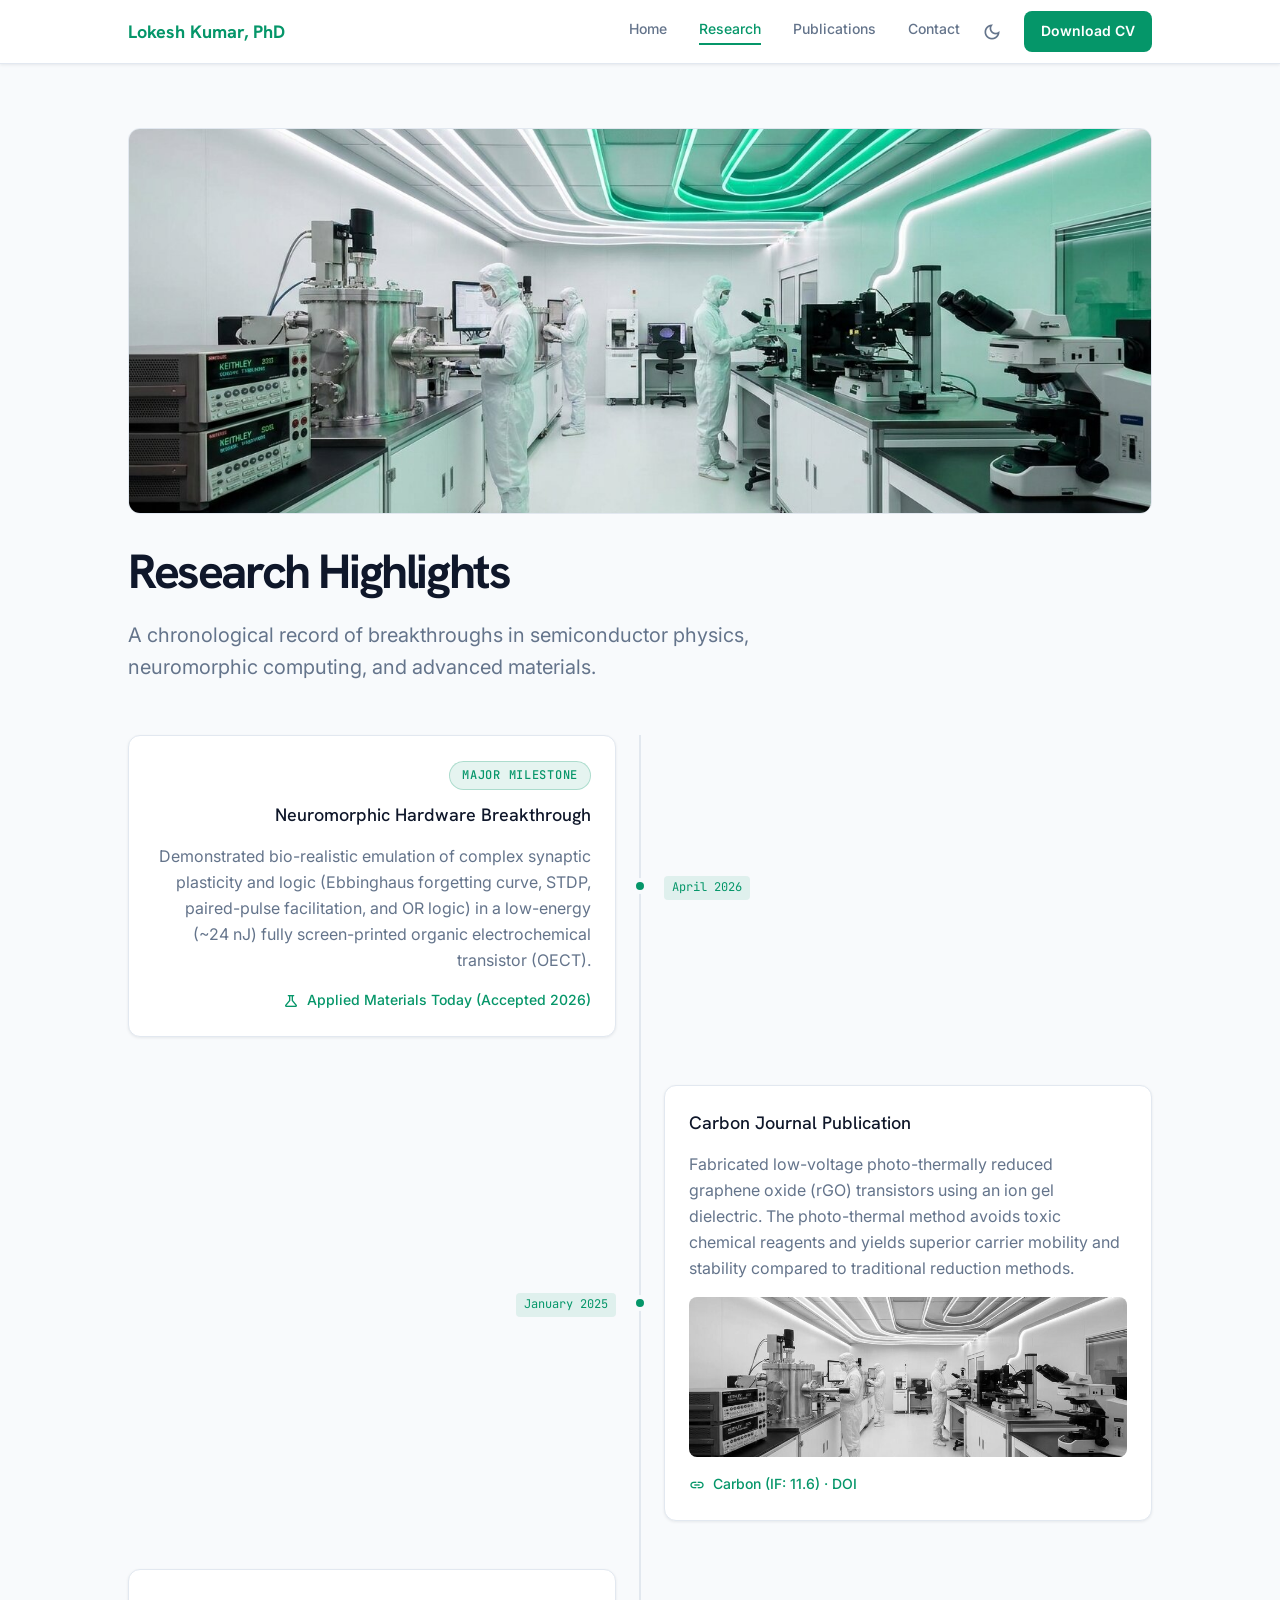
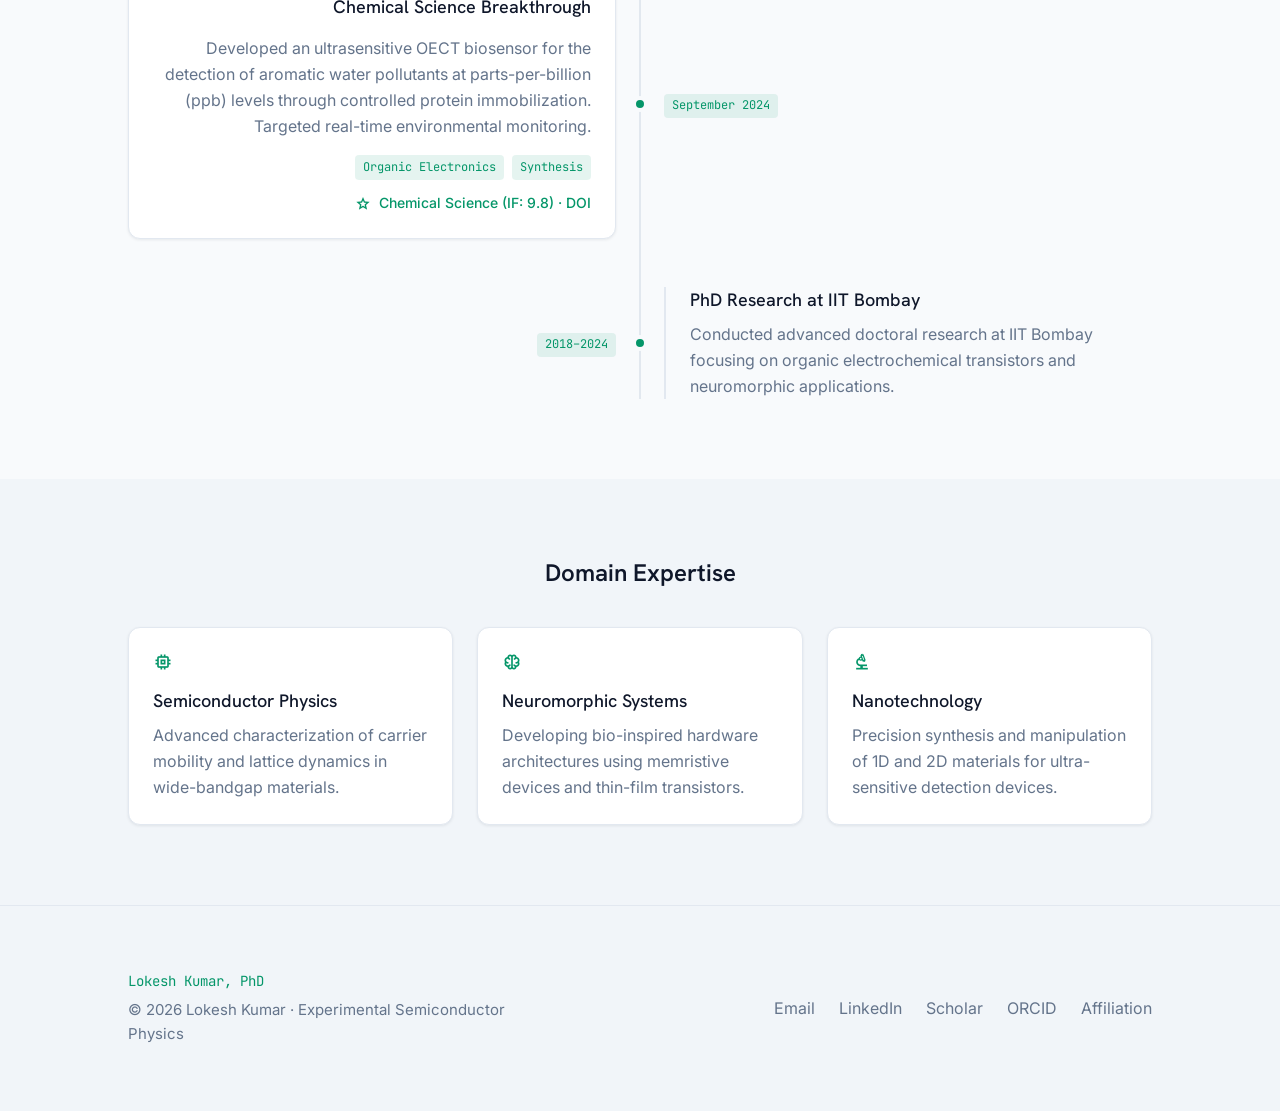
<file: research.html>
<!DOCTYPE html>
<html lang="en">
<head>
  <meta charset="utf-8">
  <meta name="viewport" content="width=device-width, initial-scale=1.0">
  <title>Research | Lokesh Kumar, PhD</title>
  <meta name="description" content="Research highlights in semiconductor physics, neuromorphic computing, OECTs, and advanced materials by Dr. Lokesh Kumar.">
  <meta name="author" content="Lokesh Kumar">
  <meta name="theme-color" content="#131315">
  <meta property="og:title" content="Research | Lokesh Kumar, PhD">
  <meta property="og:description" content="Breakthroughs in semiconductor physics, neuromorphic computing, and advanced materials.">
  <meta property="og:image" content="assets/lab.jpg">
  <link rel="icon" href="favicon.svg" type="image/svg+xml">
  <link rel="preconnect" href="https://fonts.googleapis.com">
  <link rel="preconnect" href="https://fonts.gstatic.com" crossorigin>
  <link href="https://fonts.googleapis.com/css2?family=Hanken+Grotesk:wght@500;600;700&family=Inter:wght@400;500;600&family=JetBrains+Mono:wght@500&family=Material+Symbols+Outlined:opsz,wght,FILL,GRAD@24,400,0,0&display=swap" rel="stylesheet">
  <link rel="stylesheet" href="css/styles.css">
  <script>
    (function () {
      var t = localStorage.getItem("color-theme");
      if (t === "dark" || (!t && window.matchMedia("(prefers-color-scheme: dark)").matches)) {
        document.documentElement.classList.add("dark");
      }
    })();
  </script>
</head>
<body>
  <a class="skip-link" href="#main">Skip to content</a>

  <header class="site-header">
    <div class="container nav-inner">
      <a class="brand" href="index.html">Lokesh Kumar, PhD</a>
      <div class="nav-actions">
        <nav class="nav-links" aria-label="Primary">
          <a href="index.html">Home</a>
          <a href="research.html" aria-current="page">Research</a>
          <a href="publications.html">Publications</a>
          <a href="contact.html">Contact</a>
        </nav>
        <button type="button" class="icon-btn" data-theme-toggle aria-label="Toggle color theme">
          <span class="material-symbols-outlined icon-dark" aria-hidden="true">dark_mode</span>
          <span class="material-symbols-outlined icon-light" aria-hidden="true">light_mode</span>
        </button>
        <a class="btn btn-primary btn-sm" href="assets/Lokesh_Kumar_CV.pdf">Download CV</a>
        <button type="button" class="icon-btn menu-toggle" data-menu-toggle aria-expanded="false" aria-controls="mobile-menu" aria-label="Open menu">
          <span class="material-symbols-outlined" aria-hidden="true">menu</span>
        </button>
      </div>
    </div>
  </header>

  <div class="mobile-menu" id="mobile-menu" data-mobile-menu aria-hidden="true">
    <a href="index.html">Home</a>
    <a href="research.html" aria-current="page">Research</a>
    <a href="publications.html">Publications</a>
    <a href="contact.html">Contact</a>
    <a class="btn btn-primary" href="assets/Lokesh_Kumar_CV.pdf">Download CV</a>
  </div>

  <main id="main">
    <header class="page-hero container">
      <div style="margin-bottom:2rem;border-radius:0.75rem;overflow:hidden;border:1px solid var(--border)">
        <img
          src="assets/lab.jpg"
          srcset="assets/lab-sm.jpg 800w, assets/lab.jpg 1400w"
          sizes="(max-width: 1024px) 100vw, 1024px"
          width="1400"
          height="781"
          alt="Research laboratory for semiconductor and device fabrication"
          style="width:100%;height:clamp(12rem,30vw,24rem);object-fit:cover">
      </div>
      <h1 class="display font-display">Research Highlights</h1>
      <p class="lead">A chronological record of breakthroughs in semiconductor physics, neuromorphic computing, and advanced materials.</p>
    </header>

    <section class="container" style="padding-bottom:5rem">
      <div class="research-timeline">
        <article class="milestone reveal">
          <div class="milestone-card card">
            <span class="badge" style="margin-bottom:0.75rem">Major Milestone</span>
            <h3 class="card-title">Neuromorphic Hardware Breakthrough</h3>
            <p class="muted">
              Demonstrated bio-realistic emulation of complex synaptic plasticity and logic (Ebbinghaus forgetting curve, STDP, paired-pulse facilitation, and OR logic) in a low-energy (~24&nbsp;nJ) fully screen-printed organic electrochemical transistor (OECT).
            </p>
            <div class="meta-row">
              <span class="material-symbols-outlined" aria-hidden="true" style="font-size:1rem">science</span>
              <span>Applied Materials Today (Accepted 2026)</span>
            </div>
          </div>
          <span class="milestone-dot" aria-hidden="true"></span>
          <div class="milestone-meta">
            <span class="chip">April 2026</span>
          </div>
        </article>

        <article class="milestone reveal">
          <div class="milestone-meta">
            <span class="chip">January 2025</span>
          </div>
          <span class="milestone-dot" aria-hidden="true"></span>
          <div class="milestone-card card">
            <h3 class="card-title">Carbon Journal Publication</h3>
            <p class="muted">
              Fabricated low-voltage photo-thermally reduced graphene oxide (rGO) transistors using an ion gel dielectric. The photo-thermal method avoids toxic chemical reagents and yields superior carrier mobility and stability compared to traditional reduction methods.
            </p>
            <img class="card-img" src="assets/lab-sm.jpg" width="800" height="450" alt="Laboratory imaging related to graphene and thin-film devices" loading="lazy">
            <div class="meta-row">
              <span class="material-symbols-outlined" aria-hidden="true" style="font-size:1rem">link</span>
              <a href="https://doi.org/10.1016/j.carbon.2025.120946" target="_blank" rel="noopener noreferrer">Carbon (IF: 11.6) · DOI</a>
            </div>
          </div>
        </article>

        <article class="milestone reveal">
          <div class="milestone-card card">
            <h3 class="card-title">Chemical Science Breakthrough</h3>
            <p class="muted">
              Developed an ultrasensitive OECT biosensor for the detection of aromatic water pollutants at parts-per-billion (ppb) levels through controlled protein immobilization. Targeted real-time environmental monitoring.
            </p>
            <div class="chip-row">
              <span class="chip">Organic Electronics</span>
              <span class="chip">Synthesis</span>
            </div>
            <div class="meta-row">
              <span class="material-symbols-outlined" aria-hidden="true" style="font-size:1rem">star</span>
              <a href="https://doi.org/10.1039/d3sc03509c" target="_blank" rel="noopener noreferrer">Chemical Science (IF: 9.8) · DOI</a>
            </div>
          </div>
          <span class="milestone-dot" aria-hidden="true"></span>
          <div class="milestone-meta">
            <span class="chip">September 2024</span>
          </div>
        </article>

        <article class="milestone reveal">
          <div class="milestone-meta">
            <span class="chip">2018–2024</span>
          </div>
          <span class="milestone-dot" aria-hidden="true"></span>
          <div class="milestone-card" style="border-left:2px solid var(--border);padding-left:1.5rem">
            <h3 class="card-title">PhD Research at IIT Bombay</h3>
            <p class="muted" style="margin:0">
              Conducted advanced doctoral research at IIT Bombay focusing on organic electrochemical transistors and neuromorphic applications.
            </p>
          </div>
        </article>
      </div>
    </section>

    <section class="section bg-muted">
      <div class="container">
        <h2 class="section-title font-headline" style="text-align:center;margin-bottom:2.5rem">Domain Expertise</h2>
        <div class="grid-3">
          <article class="card reveal">
            <span class="material-symbols-outlined card-icon" aria-hidden="true">memory</span>
            <h3 class="card-title">Semiconductor Physics</h3>
            <p class="muted" style="margin:0">Advanced characterization of carrier mobility and lattice dynamics in wide-bandgap materials.</p>
          </article>
          <article class="card reveal">
            <span class="material-symbols-outlined card-icon" aria-hidden="true">neurology</span>
            <h3 class="card-title">Neuromorphic Systems</h3>
            <p class="muted" style="margin:0">Developing bio-inspired hardware architectures using memristive devices and thin-film transistors.</p>
          </article>
          <article class="card reveal">
            <span class="material-symbols-outlined card-icon" aria-hidden="true">biotech</span>
            <h3 class="card-title">Nanotechnology</h3>
            <p class="muted" style="margin:0">Precision synthesis and manipulation of 1D and 2D materials for ultra-sensitive detection devices.</p>
          </article>
        </div>
      </div>
    </section>
  </main>

  <footer class="site-footer">
    <div class="container footer-inner">
      <div>
        <span class="footer-brand">Lokesh Kumar, PhD</span>
        <p class="footer-copy">© 2026 Lokesh Kumar · Experimental Semiconductor Physics</p>
      </div>
      <nav class="footer-links" aria-label="Footer">
        <a href="mailto:lokesh@nitc.ac.in">Email</a>
        <a href="https://www.linkedin.com/in/lokesh-kumar-phd-09920079" target="_blank" rel="noopener noreferrer">LinkedIn</a>
        <a href="https://scholar.google.com/citations?user=B5zMjo4AAAAJ&hl=en" target="_blank" rel="noopener noreferrer">Scholar</a>
        <a href="https://orcid.org/0000-0001-7667-8422" target="_blank" rel="noopener noreferrer">ORCID</a>
        <a href="https://nitc.ac.in/department/physics/faculty-and-staff/faculty/5566ed19-19e4-4a1f-b4d2-89456e2442d5" target="_blank" rel="noopener noreferrer">Affiliation</a>
      </nav>
    </div>
  </footer>

  <script src="js/main.js" defer></script>
</body>
</html>
</file>
<file: css/styles.css>
/* Luminescent Precision — academic CV design system (static, GitHub Pages ready) */

:root {
  /* Light theme */
  --bg: #f8fafc;
  --bg-elevated: #ffffff;
  --bg-muted: #f1f5f9;
  --bg-lowest: #e2e8f0;
  --surface-card: #ffffff;
  --text: #0f172a;
  --text-secondary: #334155;
  --text-muted: #64748b;
  --text-dim: #94a3b8;
  --border: #e2e8f0;
  --border-strong: #cbd5e1;
  --primary: #059669;
  --primary-hover: #047857;
  --primary-soft: rgba(5, 150, 105, 0.1);
  --primary-border: rgba(5, 150, 105, 0.25);
  --on-primary: #ffffff;
  --secondary: #0d9488;
  --nav-bg: rgba(255, 255, 255, 0.9);
  --glass: rgba(255, 255, 255, 0.7);
  --timeline: #cbd5e1;
  --shadow: 0 1px 3px rgba(15, 23, 42, 0.08);
  --shadow-lg: 0 20px 40px rgba(15, 23, 42, 0.12);
  --selection-bg: rgba(5, 150, 105, 0.25);
  --focus-ring: rgba(5, 150, 105, 0.45);
  color-scheme: light;
}

html.dark {
  --bg: #131315;
  --bg-elevated: #1c1b1d;
  --bg-muted: #0e0e10;
  --bg-lowest: #0e0e10;
  --surface-card: #18181b;
  --text: #e5e1e4;
  --text-secondary: #e4e4e7;
  --text-muted: #a1a1aa;
  --text-dim: #52525b;
  --border: #3c4a42;
  --border-strong: #85948b;
  --primary: #5af0b3;
  --primary-hover: #4edea3;
  --primary-soft: rgba(90, 240, 179, 0.1);
  --primary-border: rgba(90, 240, 179, 0.25);
  --on-primary: #003825;
  --secondary: #4edea3;
  --nav-bg: rgba(19, 19, 21, 0.9);
  --glass: rgba(24, 24, 27, 0.65);
  --timeline: #3c4a42;
  --shadow: none;
  --shadow-lg: 0 20px 40px rgba(0, 0, 0, 0.35);
  --selection-bg: rgba(90, 240, 179, 0.3);
  --focus-ring: rgba(90, 240, 179, 0.45);
  color-scheme: dark;
}

/* Reset & base */
*,
*::before,
*::after {
  box-sizing: border-box;
}

html {
  scroll-behavior: smooth;
}

@media (prefers-reduced-motion: reduce) {
  html {
    scroll-behavior: auto;
  }
  *,
  *::before,
  *::after {
    animation-duration: 0.01ms !important;
    animation-iteration-count: 1 !important;
    transition-duration: 0.01ms !important;
  }
}

body {
  margin: 0;
  font-family: Inter, system-ui, -apple-system, Segoe UI, Roboto, sans-serif;
  font-size: 16px;
  line-height: 1.625;
  color: var(--text);
  background: var(--bg);
  transition: background-color 0.25s ease, color 0.25s ease;
  min-height: 100vh;
}

::selection {
  background: var(--selection-bg);
}

img {
  max-width: 100%;
  height: auto;
  display: block;
}

a {
  color: inherit;
  text-decoration: none;
}

address {
  font-style: normal;
}

button,
input,
textarea {
  font: inherit;
}

:focus-visible {
  outline: 2px solid var(--primary);
  outline-offset: 2px;
}

/* Typography */
.font-display {
  font-family: "Hanken Grotesk", Inter, system-ui, sans-serif;
  font-weight: 700;
  letter-spacing: -0.05em;
  line-height: 1.1;
}

.font-headline {
  font-family: "Hanken Grotesk", Inter, system-ui, sans-serif;
  font-weight: 600;
  line-height: 1.2;
}

.font-mono {
  font-family: "JetBrains Mono", ui-monospace, SFMono-Regular, Menlo, monospace;
  font-weight: 500;
  font-size: 0.875rem;
  line-height: 1.2;
}

h1.display {
  font-size: clamp(2.25rem, 5vw, 3rem);
  margin: 0 0 1rem;
  color: var(--text);
}

h1.display .accent,
.accent {
  color: var(--primary);
}

h2.section-title {
  font-family: "Hanken Grotesk", Inter, system-ui, sans-serif;
  font-size: 1.5rem;
  font-weight: 600;
  margin: 0 0 0.5rem;
  color: var(--text);
}

h3.card-title {
  font-family: "Hanken Grotesk", Inter, system-ui, sans-serif;
  font-size: 1.125rem;
  font-weight: 500;
  margin: 0 0 0.5rem;
  color: var(--text);
  line-height: 1.4;
}

.lead {
  font-size: 1.25rem;
  line-height: 1.6;
  color: var(--text-muted);
  max-width: 40rem;
}

.muted {
  color: var(--text-muted);
}

.text-primary {
  color: var(--primary);
}

/* Layout */
.container {
  width: min(100% - 3rem, 1024px);
  margin-inline: auto;
}

.section {
  padding-block: 5rem;
}

.section-sm {
  padding-block: 4rem;
}

.grid-2 {
  display: grid;
  gap: 3rem;
}

@media (min-width: 768px) {
  .grid-2 {
    grid-template-columns: 1fr 1fr;
    align-items: center;
  }

  .grid-2.bio {
    grid-template-columns: 1fr 2fr;
    align-items: start;
  }

  .grid-2.timeline-layout {
    grid-template-columns: 1fr 2fr;
    align-items: start;
  }
}

.grid-3 {
  display: grid;
  gap: 1.5rem;
}

.grid-4 {
  display: grid;
  gap: 1.5rem;
}

@media (min-width: 768px) {
  .grid-3 {
    grid-template-columns: repeat(3, 1fr);
  }

  .grid-4 {
    grid-template-columns: repeat(2, 1fr);
  }
}

@media (min-width: 1024px) {
  .grid-4 {
    grid-template-columns: repeat(4, 1fr);
  }
}

/* Skip link */
.skip-link {
  position: absolute;
  left: -9999px;
  top: 0.5rem;
  z-index: 100;
  background: var(--primary);
  color: var(--on-primary);
  padding: 0.5rem 1rem;
  border-radius: 0.5rem;
}

.skip-link:focus {
  left: 0.5rem;
}

/* Navigation */
.site-header {
  position: fixed;
  inset: 0 0 auto 0;
  z-index: 50;
  height: 4rem;
  background: var(--nav-bg);
  backdrop-filter: blur(12px);
  -webkit-backdrop-filter: blur(12px);
  border-bottom: 1px solid var(--border);
  box-shadow: var(--shadow);
}

.nav-inner {
  height: 100%;
  display: flex;
  align-items: center;
  justify-content: space-between;
  gap: 1rem;
}

.brand {
  font-family: "Hanken Grotesk", Inter, system-ui, sans-serif;
  font-size: 1.125rem;
  font-weight: 700;
  color: var(--primary);
  white-space: nowrap;
}

.nav-actions {
  display: flex;
  align-items: center;
  gap: 0.75rem;
}

.nav-links {
  display: none;
  align-items: center;
  gap: 2rem;
}

.nav-links a {
  font-size: 0.875rem;
  font-weight: 500;
  color: var(--text-muted);
  padding-bottom: 0.15rem;
  border-bottom: 2px solid transparent;
  transition: color 0.2s ease, border-color 0.2s ease;
}

.nav-links a:hover,
.nav-links a[aria-current="page"] {
  color: var(--primary);
}

.nav-links a[aria-current="page"] {
  border-bottom-color: var(--primary);
}

@media (min-width: 768px) {
  .nav-links {
    display: flex;
  }

  .menu-toggle {
    display: none !important;
  }
}

/* Icon button */
.icon-btn {
  display: inline-flex;
  align-items: center;
  justify-content: center;
  width: 2.5rem;
  height: 2.5rem;
  border: none;
  border-radius: 0.5rem;
  background: transparent;
  color: var(--text-muted);
  cursor: pointer;
  transition: background 0.2s ease, color 0.2s ease;
}

.icon-btn:hover {
  background: var(--bg-muted);
  color: var(--text);
}

html:not(.dark) .icon-light {
  display: none;
}

html.dark .icon-dark {
  display: none;
}

/* Buttons */
.btn {
  display: inline-flex;
  align-items: center;
  justify-content: center;
  gap: 0.5rem;
  padding: 0.75rem 1.5rem;
  border-radius: 0.5rem;
  font-size: 0.875rem;
  font-weight: 600;
  border: 1px solid transparent;
  cursor: pointer;
  transition: transform 0.15s ease, background 0.2s ease, border-color 0.2s ease, box-shadow 0.2s ease;
  text-align: center;
}

.btn:active {
  transform: scale(0.97);
}

.btn-primary {
  background: var(--primary);
  color: var(--on-primary);
}

.btn-primary:hover {
  background: var(--primary-hover);
  box-shadow: 0 0 20px rgba(90, 240, 179, 0.25);
}

.btn-outline {
  background: transparent;
  border-color: var(--border-strong);
  color: var(--text);
}

.btn-outline:hover {
  background: var(--bg-muted);
}

.btn-sm {
  padding: 0.5rem 1rem;
}

.btn-block {
  width: 100%;
}

/* Mobile menu */
.mobile-menu {
  display: none;
  position: fixed;
  top: 4rem;
  left: 0;
  right: 0;
  z-index: 40;
  background: var(--nav-bg);
  backdrop-filter: blur(12px);
  border-bottom: 1px solid var(--border);
  padding: 1rem 1.5rem 1.5rem;
  flex-direction: column;
  gap: 0.75rem;
}

.mobile-menu.open {
  display: flex;
}

.mobile-menu a {
  font-size: 1rem;
  font-weight: 500;
  color: var(--text-muted);
  padding: 0.75rem 0;
  border-bottom: 1px solid var(--border);
}

.mobile-menu a[aria-current="page"],
.mobile-menu a:hover {
  color: var(--primary);
}

.mobile-menu .btn {
  margin-top: 0.5rem;
}

@media (min-width: 768px) {
  .mobile-menu {
    display: none !important;
  }
}

/* Main offset for fixed nav */
main {
  padding-top: 4rem;
}

/* Hero */
.hero {
  min-height: calc(70vh - 4rem);
  display: flex;
  align-items: center;
  padding-block: 3rem 4rem;
  position: relative;
  overflow: hidden;
}

.badge {
  display: inline-block;
  padding: 0.25rem 0.75rem;
  border-radius: 9999px;
  background: var(--primary-soft);
  border: 1px solid var(--primary-border);
  color: var(--primary);
  font-family: "JetBrains Mono", ui-monospace, monospace;
  font-size: 0.75rem;
  font-weight: 500;
  letter-spacing: 0.06em;
  text-transform: uppercase;
  margin-bottom: 1.25rem;
}

.hero-actions {
  display: flex;
  flex-wrap: wrap;
  gap: 1rem;
  margin-top: 1.5rem;
}

.portrait-wrap {
  position: relative;
  display: flex;
  justify-content: center;
}

@media (min-width: 768px) {
  .portrait-wrap {
    justify-content: flex-end;
  }
}

.portrait {
  width: min(100%, 22rem);
  border-radius: 1.5rem;
  overflow: hidden;
  border: 1px solid var(--border);
  box-shadow: var(--shadow-lg);
  background: var(--surface-card);
}

.portrait img {
  width: 100%;
  aspect-ratio: 3 / 4;
  object-fit: cover;
  filter: grayscale(1);
  transition: filter 0.5s ease;
}

.portrait:hover img {
  filter: grayscale(0);
}

.lab-status {
  position: absolute;
  bottom: 1rem;
  left: 1rem;
  max-width: 12.5rem;
  padding: 1rem;
  border-radius: 0.75rem;
  background: var(--glass);
  backdrop-filter: blur(10px);
  border: 1px solid var(--border);
  box-shadow: var(--shadow);
  z-index: 2;
}

.lab-status .label {
  display: flex;
  align-items: center;
  gap: 0.5rem;
  color: var(--primary);
  font-family: "JetBrains Mono", monospace;
  font-size: 0.75rem;
  margin-bottom: 0.35rem;
}

.lab-status p {
  margin: 0;
  font-size: 0.875rem;
  font-weight: 500;
  line-height: 1.35;
  color: var(--text);
}

/* Accent bar */
.accent-bar {
  width: 3rem;
  height: 0.25rem;
  background: var(--primary);
  border-radius: 9999px;
  margin-top: 1rem;
}

/* Cards */
.card {
  background: var(--surface-card);
  border: 1px solid var(--border);
  border-radius: 0.75rem;
  padding: 1.5rem;
  box-shadow: var(--shadow);
  transition: border-color 0.2s ease, transform 0.2s ease, box-shadow 0.2s ease;
}

.card:hover {
  border-color: var(--primary-border);
}

.card-icon {
  font-size: 2rem;
  color: var(--primary);
  margin-bottom: 1rem;
  display: block;
  transition: transform 0.2s ease;
}

.card:hover .card-icon {
  transform: scale(1.08);
}

.card ul {
  list-style: none;
  margin: 1rem 0 0;
  padding: 0;
}

.card li {
  display: flex;
  align-items: center;
  gap: 0.5rem;
  font-family: "JetBrains Mono", monospace;
  font-size: 0.75rem;
  color: var(--primary);
  margin-bottom: 0.35rem;
}

.card li::before {
  content: "";
  width: 0.25rem;
  height: 0.25rem;
  border-radius: 50%;
  background: var(--primary);
  flex-shrink: 0;
}

.bg-muted {
  background: var(--bg-muted);
}

/* Tags */
.tag-cloud {
  display: flex;
  flex-wrap: wrap;
  justify-content: center;
  gap: 0.75rem;
}

.tag {
  display: inline-block;
  padding: 0.5rem 1rem;
  border-radius: 9999px;
  background: var(--primary-soft);
  border: 1px solid var(--primary-border);
  color: var(--primary);
  font-family: "JetBrains Mono", monospace;
  font-size: 0.8125rem;
  white-space: nowrap;
}

.chip {
  display: inline-block;
  padding: 0.15rem 0.5rem;
  border-radius: 0.25rem;
  background: var(--primary-soft);
  color: var(--primary);
  font-family: "JetBrains Mono", monospace;
  font-size: 0.75rem;
}

/* Timeline */
.timeline {
  position: relative;
  padding-left: 2.5rem;
}

.timeline::before {
  content: "";
  position: absolute;
  left: 0.4rem;
  top: 0.25rem;
  bottom: 0.25rem;
  width: 2px;
  background: var(--timeline);
  border-radius: 1px;
}

.timeline-item {
  position: relative;
  margin-bottom: 2.5rem;
}

.timeline-item:last-child {
  margin-bottom: 0;
}

.timeline-dot {
  position: absolute;
  left: -2.2rem;
  top: 0.3rem;
  width: 0.9rem;
  height: 0.9rem;
  border-radius: 50%;
  background: var(--timeline);
  box-shadow: 0 0 0 4px var(--bg);
}

.timeline-item.major .timeline-dot {
  background: var(--primary);
  box-shadow: 0 0 0 4px color-mix(in srgb, var(--primary) 20%, transparent);
}

.timeline-date {
  display: block;
  color: var(--primary);
  font-family: "JetBrains Mono", monospace;
  font-size: 0.875rem;
  margin-bottom: 0.35rem;
}

/* Research timeline (alternating) */
.research-timeline {
  position: relative;
  display: flex;
  flex-direction: column;
  gap: 3rem;
}

@media (min-width: 768px) {
  .research-timeline::before {
    content: "";
    position: absolute;
    left: 50%;
    top: 0;
    bottom: 0;
    width: 1px;
    background: var(--timeline);
    transform: translateX(-50%);
  }
}

.milestone {
  display: grid;
  gap: 1rem;
  position: relative;
}

@media (min-width: 768px) {
  .milestone {
    grid-template-columns: 1fr 1fr;
    gap: 3rem;
    align-items: center;
  }

  .milestone:nth-child(odd) .milestone-card {
    order: 1;
    text-align: right;
  }

  .milestone:nth-child(odd) .milestone-meta {
    order: 2;
  }

  .milestone:nth-child(even) .milestone-meta {
    text-align: right;
  }

  .milestone-dot {
    position: absolute;
    left: 50%;
    top: 50%;
    width: 1rem;
    height: 1rem;
    border-radius: 50%;
    background: var(--primary);
    border: 4px solid var(--bg);
    transform: translate(-50%, -50%);
    z-index: 2;
  }
}

.milestone-dot {
  display: none;
}

@media (min-width: 768px) {
  .milestone-dot {
    display: block;
  }
}

.milestone-card .meta-row {
  display: flex;
  align-items: center;
  gap: 0.5rem;
  color: var(--primary);
  font-size: 0.875rem;
  font-weight: 500;
}

.milestone:nth-child(odd) .milestone-card .meta-row {
  justify-content: flex-start;
}

@media (min-width: 768px) {
  .milestone:nth-child(odd) .milestone-card .meta-row {
    justify-content: flex-end;
  }
}

.milestone-card img,
.milestone-card .card-img {
  width: 100%;
  height: 10rem;
  object-fit: cover;
  border-radius: 0.5rem;
  margin: 1rem 0;
  filter: grayscale(1);
  transition: filter 0.4s ease;
}

.milestone-card:hover .card-img {
  filter: grayscale(0);
}

.chip-row {
  display: flex;
  flex-wrap: wrap;
  gap: 0.5rem;
  margin: 0.75rem 0;
}

.milestone:nth-child(odd) .chip-row {
  justify-content: flex-start;
}

@media (min-width: 768px) {
  .milestone:nth-child(odd) .chip-row {
    justify-content: flex-end;
  }
}

/* Page hero (inner pages) */
.page-hero {
  padding: 4rem 0 2rem;
}

.page-hero .eyebrow {
  color: var(--primary);
  font-family: "JetBrains Mono", monospace;
  font-size: 0.875rem;
  text-transform: uppercase;
  letter-spacing: 0.08em;
}

.stats {
  display: flex;
  gap: 1.5rem;
  align-items: center;
  flex-wrap: wrap;
}

.stat {
  display: flex;
  flex-direction: column;
  align-items: flex-end;
}

.stat-value {
  font-family: "Hanken Grotesk", sans-serif;
  font-size: 1.5rem;
  font-weight: 600;
  color: var(--primary);
}

.stat-label {
  font-family: "JetBrains Mono", monospace;
  font-size: 0.75rem;
  color: var(--text-muted);
}

.stat-divider {
  width: 1px;
  height: 2.5rem;
  background: var(--border);
}

.page-hero-row {
  display: flex;
  flex-direction: column;
  gap: 1.5rem;
}

@media (min-width: 768px) {
  .page-hero-row {
    flex-direction: row;
    justify-content: space-between;
    align-items: flex-end;
  }
}

/* Publications */
.pub-list {
  display: flex;
  flex-direction: column;
  gap: 0.25rem;
}

.pub-item {
  display: flex;
  flex-direction: column;
  gap: 1rem;
  padding: 1.25rem 1rem;
  border-radius: 0.75rem;
  border: 1px solid transparent;
  transition: border-color 0.2s ease, background 0.2s ease;
}

.pub-item:hover {
  border-color: var(--border);
  background: var(--surface-card);
}

@media (min-width: 768px) {
  .pub-item {
    flex-direction: row;
    gap: 1.5rem;
    padding: 1.5rem;
  }
}

.pub-item h3 {
  margin: 0 0 0.5rem;
  font-family: "Hanken Grotesk", sans-serif;
  font-size: 1.125rem;
  font-weight: 500;
  line-height: 1.4;
  color: var(--text);
  transition: color 0.2s ease;
}

.pub-item:hover h3 {
  color: var(--primary);
}

.pub-item .authors {
  margin: 0 0 0.75rem;
  color: var(--text-muted);
}

.pub-item .authors strong {
  color: var(--text);
  font-weight: 500;
}

.pub-meta {
  display: flex;
  flex-wrap: wrap;
  gap: 0.75rem;
  align-items: center;
}

.pub-actions {
  display: flex;
  gap: 0.75rem;
  flex-shrink: 0;
}

.pub-actions a {
  display: inline-flex;
  align-items: center;
  justify-content: center;
  width: 2.25rem;
  height: 2.25rem;
  border-radius: 0.5rem;
  color: var(--text-muted);
  transition: color 0.2s ease, background 0.2s ease;
}

.pub-actions a:hover {
  color: var(--primary);
  background: var(--primary-soft);
}

.section-divider {
  display: flex;
  align-items: center;
  gap: 1rem;
  margin-bottom: 2rem;
}

.section-divider::after {
  content: "";
  flex: 1;
  height: 1px;
  background: var(--border);
}

.center-cta {
  display: flex;
  justify-content: center;
  margin-top: 2.5rem;
}

/* Patents */
.patent-grid {
  display: grid;
  gap: 1.5rem;
}

@media (min-width: 768px) {
  .patent-grid {
    grid-template-columns: 1fr 1fr;
  }
}

.patent-card {
  display: flex;
  flex-direction: column;
  justify-content: space-between;
  min-height: 100%;
}

.patent-top {
  display: flex;
  justify-content: space-between;
  align-items: flex-start;
  margin-bottom: 1.25rem;
}

.patent-icon {
  width: 2.75rem;
  height: 2.75rem;
  border-radius: 0.5rem;
  background: var(--primary-soft);
  color: var(--primary);
  display: flex;
  align-items: center;
  justify-content: center;
}

.patent-status {
  font-family: "JetBrains Mono", monospace;
  font-size: 0.75rem;
  padding: 0.25rem 0.75rem;
  border-radius: 9999px;
  background: var(--primary-soft);
  border: 1px solid var(--primary-border);
  color: var(--primary);
}

.patent-status.published {
  color: var(--secondary);
  border-color: color-mix(in srgb, var(--secondary) 30%, transparent);
  background: color-mix(in srgb, var(--secondary) 12%, transparent);
}

.patent-foot {
  margin-top: 1.5rem;
  padding-top: 1.25rem;
  border-top: 1px solid var(--border);
  display: flex;
  justify-content: space-between;
  align-items: center;
  gap: 1rem;
  flex-wrap: wrap;
}

.patent-foot a {
  color: var(--primary);
  font-size: 0.875rem;
  font-weight: 500;
}

.patent-foot a:hover {
  text-decoration: underline;
}

/* Contact */
.contact-grid {
  display: grid;
  gap: 1.5rem;
}

@media (min-width: 1024px) {
  .contact-grid {
    grid-template-columns: 7fr 5fr;
  }
}

.contact-methods {
  display: grid;
  gap: 1.5rem;
}

@media (min-width: 640px) {
  .contact-methods {
    grid-template-columns: 1fr 1fr;
  }
}

.contact-tile {
  display: flex;
  flex-direction: column;
  justify-content: space-between;
  min-height: 11rem;
  padding: 1.5rem;
  border-radius: 0.75rem;
  background: var(--glass);
  backdrop-filter: blur(12px);
  border: 1px solid var(--border);
  transition: border-color 0.2s ease, box-shadow 0.2s ease;
}

.contact-tile:hover {
  border-color: var(--primary);
  box-shadow: 0 0 15px rgba(90, 240, 179, 0.1);
}

.contact-tile .icon-box {
  width: 2.5rem;
  height: 2.5rem;
  border-radius: 0.5rem;
  background: var(--primary-soft);
  color: var(--primary);
  display: flex;
  align-items: center;
  justify-content: center;
  margin-bottom: 1rem;
}

.contact-tile h3 {
  margin: 0 0 0.5rem;
}

.contact-tile .value {
  color: var(--primary);
  font-family: "JetBrains Mono", monospace;
  font-size: 0.875rem;
  word-break: break-word;
}

.affiliation-card {
  border-radius: 0.75rem;
  overflow: hidden;
  border: 1px solid var(--border);
  background: var(--glass);
  backdrop-filter: blur(12px);
  height: 100%;
  display: flex;
  flex-direction: column;
}

.affiliation-media {
  position: relative;
  height: 12rem;
}

.affiliation-media img {
  width: 100%;
  height: 100%;
  object-fit: cover;
}

.affiliation-media::after {
  content: "";
  position: absolute;
  inset: 0;
  background: rgba(15, 23, 42, 0.35);
}

.affiliation-badge {
  position: absolute;
  bottom: 1rem;
  left: 1.5rem;
  z-index: 2;
  background: var(--primary);
  color: var(--on-primary);
  padding: 0.25rem 0.75rem;
  border-radius: 9999px;
  font-family: "JetBrains Mono", monospace;
  font-size: 0.75rem;
}

.affiliation-body {
  padding: 1.5rem 2rem 2rem;
  flex: 1;
}

.affiliation-body dl {
  margin: 0;
}

.affiliation-body dt {
  font-size: 0.625rem;
  text-transform: uppercase;
  letter-spacing: 0.08em;
  color: var(--text-muted);
  margin-top: 1rem;
  margin-bottom: 0.25rem;
}

.affiliation-body dd {
  margin: 0;
  color: var(--text);
  font-weight: 500;
}

.affiliation-body dd:first-of-type {
  margin-top: 0;
}

/* Forms */
.form-wrap {
  max-width: 48rem;
  margin: 4rem auto 0;
}

.form-wrap .intro {
  text-align: center;
  margin-bottom: 2.5rem;
}

.form {
  display: grid;
  gap: 1.5rem;
}

.form-row {
  display: grid;
  gap: 1.5rem;
}

@media (min-width: 640px) {
  .form-row {
    grid-template-columns: 1fr 1fr;
  }
}

.field label {
  display: block;
  font-size: 0.875rem;
  font-weight: 500;
  margin-bottom: 0.5rem;
  color: var(--text);
}

.field input,
.field textarea {
  width: 100%;
  padding: 0.75rem;
  border-radius: 0.5rem;
  border: 1px solid var(--border-strong);
  background: var(--bg-lowest);
  color: var(--text);
  transition: border-color 0.2s ease, box-shadow 0.2s ease;
}

.field input:focus,
.field textarea:focus {
  outline: none;
  border-color: var(--primary);
  box-shadow: 0 0 0 3px var(--focus-ring);
}

.form-note {
  font-size: 0.8125rem;
  color: var(--text-muted);
  text-align: center;
  margin: 0;
}

.form-status {
  text-align: center;
  font-size: 0.875rem;
  color: var(--primary);
  min-height: 1.25rem;
}

/* Footer */
.site-footer {
  border-top: 1px solid var(--border);
  background: var(--bg-muted);
  padding-block: 4rem;
  margin-top: auto;
}

.footer-inner {
  display: flex;
  flex-direction: column;
  align-items: center;
  gap: 1.5rem;
  text-align: center;
}

@media (min-width: 768px) {
  .footer-inner {
    flex-direction: row;
    justify-content: space-between;
    text-align: left;
    align-items: center;
  }
}

.footer-brand {
  color: var(--primary);
  font-family: "JetBrains Mono", monospace;
  font-size: 0.875rem;
  display: block;
  margin-bottom: 0.35rem;
}

.footer-copy {
  margin: 0;
  color: var(--text-muted);
  font-size: 0.9375rem;
  max-width: 24rem;
}

.footer-links {
  display: flex;
  flex-wrap: wrap;
  justify-content: center;
  gap: 1.5rem;
}

.footer-links a {
  color: var(--text-muted);
  transition: color 0.2s ease;
}

.footer-links a:hover {
  color: var(--secondary);
}

/* Utility */
.sr-only {
  position: absolute;
  width: 1px;
  height: 1px;
  padding: 0;
  margin: -1px;
  overflow: hidden;
  clip: rect(0, 0, 0, 0);
  white-space: nowrap;
  border: 0;
}

.material-symbols-outlined {
  font-variation-settings: "FILL" 0, "wght" 400, "GRAD" 0, "opsz" 24;
  font-size: 1.25rem;
  vertical-align: middle;
  user-select: none;
}

/* Reveal animation */
.reveal {
  opacity: 0;
  transform: translateY(1rem);
  transition: opacity 0.6s ease, transform 0.6s ease;
}

.reveal.visible {
  opacity: 1;
  transform: translateY(0);
}

/* 404 */
.error-page {
  min-height: calc(100vh - 8rem);
  display: flex;
  flex-direction: column;
  align-items: center;
  justify-content: center;
  text-align: center;
  padding: 2rem;
}

.error-page .code {
  font-family: "JetBrains Mono", monospace;
  font-size: 4rem;
  color: var(--primary);
  margin: 0;
}

/* Hide desktop CV button on small screens (available in mobile menu) */
@media (max-width: 767px) {
  .nav-actions > .btn {
    display: none;
  }
}
</file>
